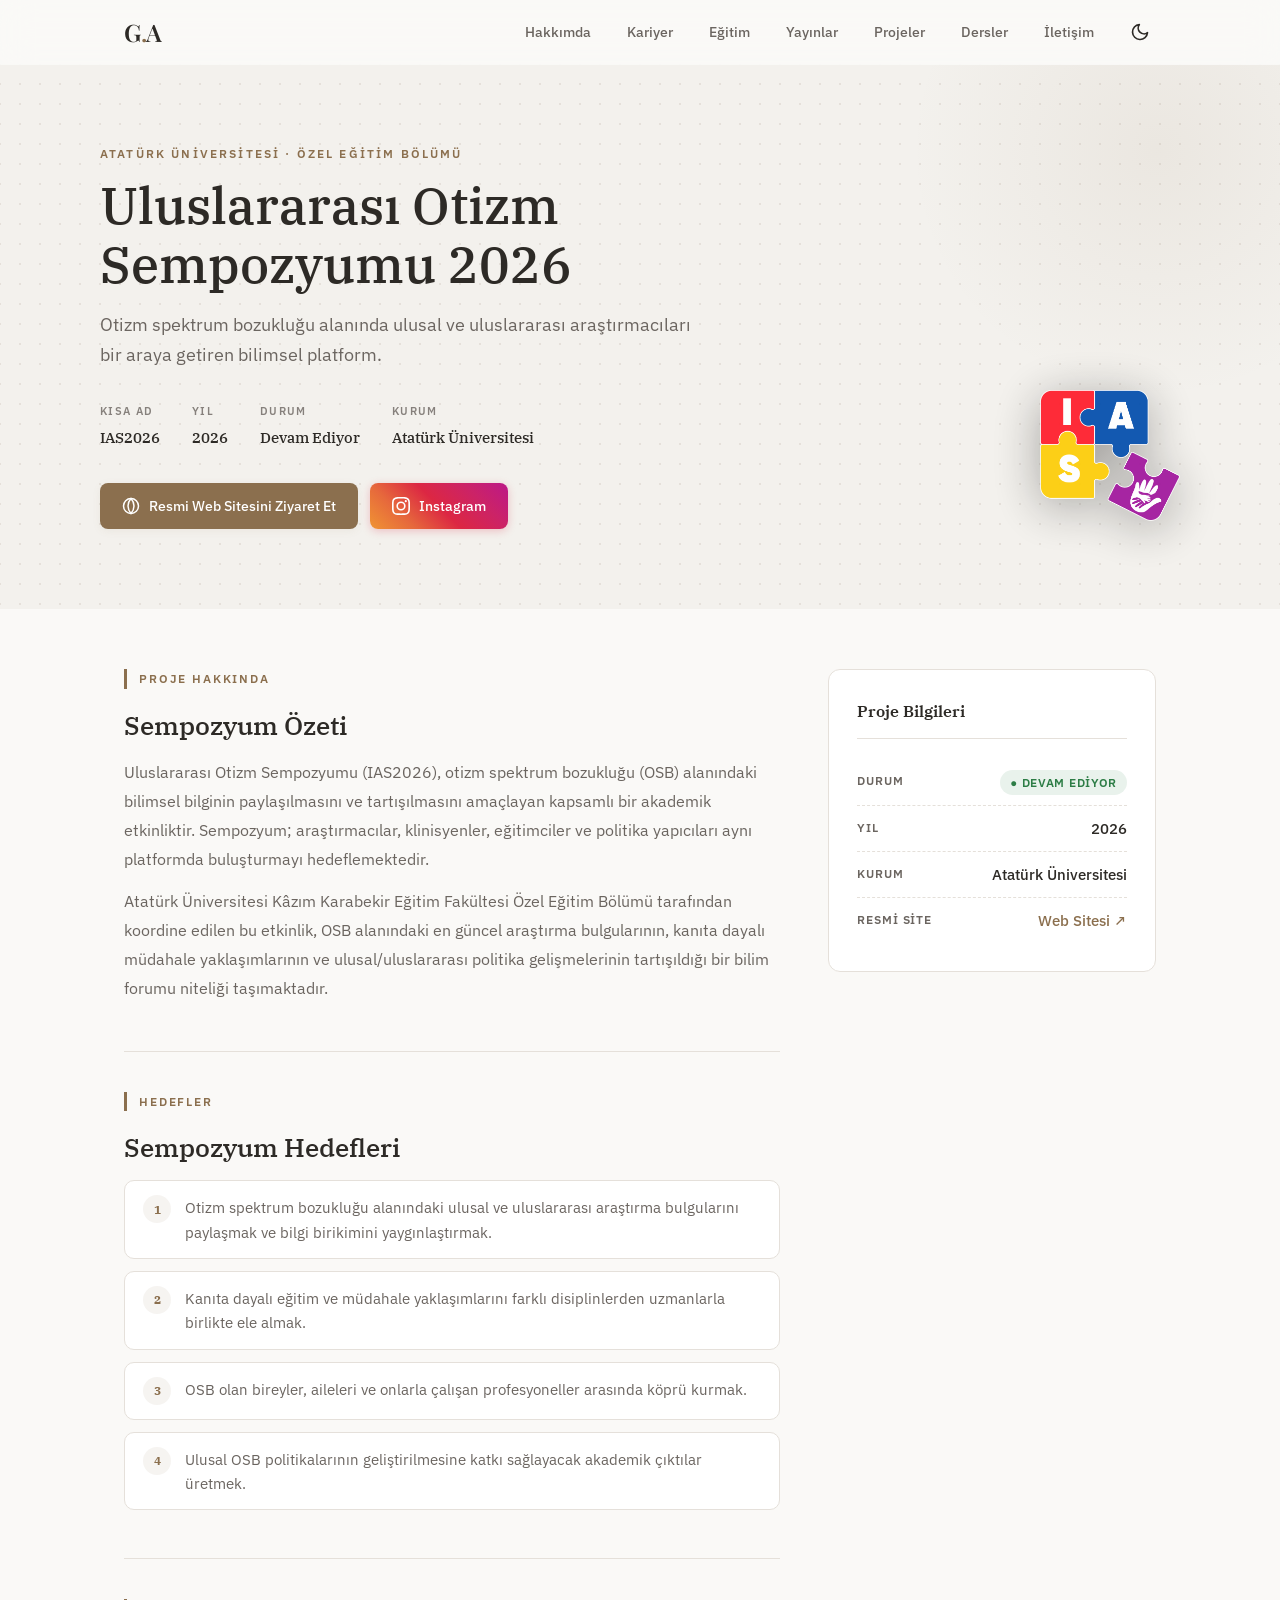
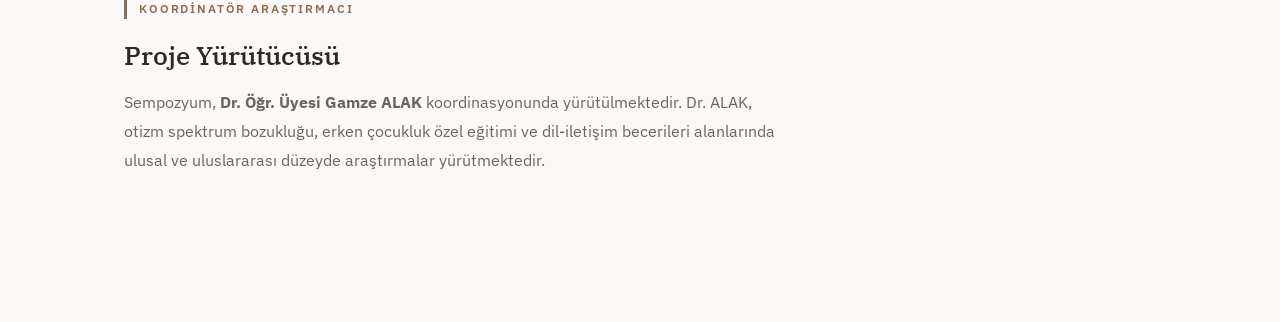
<file: ias2026/index.html>
<!DOCTYPE html>
<html lang="tr" data-theme="">
<head>
    <meta charset="UTF-8">
    <meta name="viewport" content="width=device-width, initial-scale=1.0">
    <title>IAS2026 — Uluslararası Otizm Sempozyumu</title>
    <link rel="preconnect" href="https://fonts.googleapis.com">
    <link rel="preconnect" href="https://fonts.gstatic.com" crossorigin>
    <link href="https://fonts.googleapis.com/css2?family=IBM+Plex+Sans:wght@300;400;500;600;700&family=IBM+Plex+Serif:ital,wght@0,400;0,500;0,600;1,400;1,500&family=Playfair+Display:wght@600&display=swap" rel="stylesheet">
    <link rel="stylesheet" href="../style.css">
    <script>
        const savedTheme = localStorage.getItem('theme');
        if (savedTheme === 'dark' || (!savedTheme && window.matchMedia('(prefers-color-scheme: dark)').matches)) {
            document.documentElement.setAttribute('data-theme', 'dark');
        }
    </script>
</head>
<body>

    <!-- Main Navigation Bar -->
    <nav id="navbar">
        <div class="nav-inner">
            <a href="../index.html#hero" class="nav-logo">G<span class="dot">.</span>A</a>
            <div class="nav-right" style="display: flex; align-items: center; gap: 16px;">
                <ul class="nav-links" id="navLinks">
                    <li><a href="../index.html#about">Hakkımda</a></li>
                    <li><a href="../index.html#experience">Kariyer</a></li>
                    <li><a href="../index.html#education">Eğitim</a></li>
                    <li><a href="../index.html#publications">Yayınlar</a></li>
                    <li><a href="../index.html#projects">Projeler</a></li>
                    <li><a href="../index.html#courses">Dersler</a></li>
                    <li><a href="../index.html#contact">İletişim</a></li>
                </ul>
                <button id="themeToggle" class="theme-toggle" aria-label="Temayı Değiştir">
                    <svg class="sun-icon" viewBox="0 0 24 24" fill="none" stroke="currentColor" stroke-width="2" stroke-linecap="round" stroke-linejoin="round">
                        <circle cx="12" cy="12" r="5"></circle>
                        <line x1="12" y1="1" x2="12" y2="3"></line>
                        <line x1="12" y1="21" x2="12" y2="23"></line>
                        <line x1="4.22" y1="4.22" x2="5.64" y2="5.64"></line>
                        <line x1="18.36" y1="18.36" x2="19.78" y2="19.78"></line>
                        <line x1="1" y1="12" x2="3" y2="12"></line>
                        <line x1="21" y1="12" x2="23" y2="12"></line>
                        <line x1="4.22" y1="19.78" x2="5.64" y2="18.36"></line>
                        <line x1="18.36" y1="5.64" x2="19.78" y2="4.22"></line>
                    </svg>
                    <svg class="moon-icon" viewBox="0 0 24 24" fill="none" stroke="currentColor" stroke-width="2" stroke-linecap="round" stroke-linejoin="round">
                        <path d="M21 12.79A9 9 0 1 1 11.21 3 7 7 0 0 0 21 12.79z"></path>
                    </svg>
                </button>
                <button class="nav-toggle" id="navToggle" aria-label="Menüyü aç">
                    <span></span><span></span><span></span>
                </button>
            </div>
        </div>
    </nav>

    <header class="project-hero">
        <div class="hero-inner">
            <div class="hero-text">
                <p class="project-eyebrow">Atatürk Üniversitesi · Özel Eğitim Bölümü</p>
                <h1 class="project-title">Uluslararası Otizm Sempozyumu 2026</h1>
                <p class="project-subtitle">Otizm spektrum bozukluğu alanında ulusal ve uluslararası araştırmacıları bir araya getiren bilimsel platform.</p>
                <div class="hero-meta">
                    <div class="meta-item">
                        <span class="meta-label">Kısa Ad</span>
                        <span class="meta-value">IAS2026</span>
                    </div>
                    <div class="meta-item"><span class="meta-label">Yıl</span><span class="meta-value">2026</span></div>
                    <div class="meta-item">
                        <span class="meta-label">Durum</span>
                        <span class="meta-value">Devam Ediyor</span>
                    </div>
                    <div class="meta-item">
                        <span class="meta-label">Kurum</span>
                        <span class="meta-value">Atatürk Üniversitesi</span>
                    </div>
                </div>
                <div style="display: flex; gap: 12px; flex-wrap: wrap; margin-top: 32px;">
                    <a href="https://ias2026.atauni.edu.tr/" target="_blank" class="btn btn-primary">
                        <svg width="18" height="18" viewBox="0 0 24 24" fill="none" stroke="currentColor" stroke-width="2">
                            <circle cx="12" cy="12" r="10"/><path d="M12 2a15.3 15.3 0 014 10 15.3 15.3 0 01-4 10 15.3 15.3 0 01-4-10 15.3 15.3 0 014-10z"/>
                        </svg>
                        Resmi Web Sitesini Ziyaret Et
                    </a>
                    <a href="https://www.instagram.com/ias2026atauni" target="_blank" class="btn btn-instagram">
                        <svg width="18" height="18" viewBox="0 0 24 24" fill="currentColor">
                            <path d="M12 2.163c3.204 0 3.584.012 4.85.07 3.252.148 4.771 1.691 4.919 4.919.058 1.265.069 1.645.069 4.849 0 3.205-.012 3.584-.069 4.849-.149 3.225-1.664 4.771-4.919 4.919-1.266.058-1.644.07-4.85.07-3.204 0-3.584-.012-4.849-.07-3.26-.149-4.771-1.699-4.919-4.92-.058-1.265-.07-1.644-.07-4.849 0-3.204.013-3.583.07-4.849.149-3.227 1.664-4.771 4.919-4.919 1.266-.057 1.645-.069 4.849-.069zM12 0C8.741 0 8.333.014 7.053.072 2.695.272.273 2.69.073 7.052.014 8.333 0 8.741 0 12c0 3.259.014 3.668.072 4.948.2 4.358 2.618 6.78 6.98 6.98C8.333 23.986 8.741 24 12 24c3.259 0 3.668-.014 4.948-.072 4.354-.2 6.782-2.618 6.979-6.98.059-1.28.073-1.689.073-4.948 0-3.259-.014-3.667-.072-4.947-.196-4.354-2.617-6.78-6.979-6.98C15.668.014 15.259 0 12 0zm0 5.838a6.162 6.162 0 100 12.324 6.162 6.162 0 000-12.324zM12 16a4 4 0 110-8 4 4 0 010 8zm6.406-11.845a1.44 1.44 0 100 2.881 1.44 1.44 0 000-2.881z"/>
                        </svg>
                        Instagram
                    </a>
                </div>
            </div>
            <div class="hero-logo-right">
                <img id="ias2026-logo" src="../icons/ias2026_logo.png" alt="IAS2026 Logosu">
            </div>
        </div>
    </header>



    <main class="content">
        <div class="content-grid">
            <div>
                
<div class="content-section">
    <span class="section-label">Proje Hakkında</span>
    <h2>Sempozyum Özeti</h2>
    <p>Uluslararası Otizm Sempozyumu (IAS2026), otizm spektrum bozukluğu (OSB) alanındaki bilimsel bilginin paylaşılmasını ve tartışılmasını amaçlayan kapsamlı bir akademik etkinliktir. Sempozyum; araştırmacılar, klinisyenler, eğitimciler ve politika yapıcıları aynı platformda buluşturmayı hedeflemektedir.</p>
    <p>Atatürk Üniversitesi Kâzım Karabekir Eğitim Fakültesi Özel Eğitim Bölümü tarafından koordine edilen bu etkinlik, OSB alanındaki en güncel araştırma bulgularının, kanıta dayalı müdahale yaklaşımlarının ve ulusal/uluslararası politika gelişmelerinin tartışıldığı bir bilim forumu niteliği taşımaktadır.</p>
</div>
<hr class="section-divider">
<div class="content-section">
    <span class="section-label">Hedefler</span>
    <h2>Sempozyum Hedefleri</h2>
    <ul class="objectives-list">
        <li><span class="obj-num">1</span>Otizm spektrum bozukluğu alanındaki ulusal ve uluslararası araştırma bulgularını paylaşmak ve bilgi birikimini yaygınlaştırmak.</li>
        <li><span class="obj-num">2</span>Kanıta dayalı eğitim ve müdahale yaklaşımlarını farklı disiplinlerden uzmanlarla birlikte ele almak.</li>
        <li><span class="obj-num">3</span>OSB olan bireyler, aileleri ve onlarla çalışan profesyoneller arasında köprü kurmak.</li>
        <li><span class="obj-num">4</span>Ulusal OSB politikalarının geliştirilmesine katkı sağlayacak akademik çıktılar üretmek.</li>
    </ul>
</div>
<hr class="section-divider">
<div class="content-section">
    <span class="section-label">Koordinatör Araştırmacı</span>
    <h2>Proje Yürütücüsü</h2>
    <p>Sempozyum, <strong>Dr. Öğr. Üyesi Gamze ALAK</strong> koordinasyonunda yürütülmektedir. Dr. ALAK, otizm spektrum bozukluğu, erken çocukluk özel eğitimi ve dil-iletişim becerileri alanlarında ulusal ve uluslararası düzeyde araştırmalar yürütmektedir.</p>
</div>

            </div>
            <aside>
                <div class="info-card">
                    <p class="info-card-title">Proje Bilgileri</p>
                    <div class="info-row">
                        <span class="info-key">Durum</span>
                        <span class="info-val"><span class="badge badge-active">● Devam Ediyor</span></span>
                    </div>
                    <div class="info-row"><span class="info-key">Yıl</span><span class="info-val">2026</span></div>
                    <div class="info-row">
                        <span class="info-key">Kurum</span>
                        <span class="info-val">Atatürk Üniversitesi</span>
                    </div>
                    <div class="info-row">
                        <span class="info-key">Resmi Site</span>
                        <span class="info-val"><a href="https://ias2026.atauni.edu.tr/" target="_blank">Web Sitesi ↗</a></span>
                    </div>
                </div>
            </aside>
        </div>
    </main>

    <script>
        // Navbar scroll effect
        const navbar = document.getElementById('navbar');
        window.addEventListener('scroll', () => {
            if (window.scrollY > 40) navbar.classList.add('scrolled');
            else navbar.classList.remove('scrolled');
        });

        // Theme Toggle
        const themeToggleBtn = document.getElementById('themeToggle');
        if (themeToggleBtn) {
            themeToggleBtn.addEventListener('click', () => {
                const currentTheme = document.documentElement.getAttribute('data-theme');
                const newTheme = currentTheme === 'dark' ? 'light' : 'dark';
                if (newTheme === 'dark') document.documentElement.setAttribute('data-theme', 'dark');
                else document.documentElement.removeAttribute('data-theme');
                localStorage.setItem('theme', newTheme);
            });
        }

        // Mobile Nav Toggle
        const navToggle = document.getElementById('navToggle');
        const navLinks = document.getElementById('navLinks');
        if (navToggle && navLinks) {
            navToggle.addEventListener('click', () => {
                navLinks.classList.toggle('open');
                navToggle.classList.toggle('active');
            });
        }
    </script>
</body>
</html>
</file>
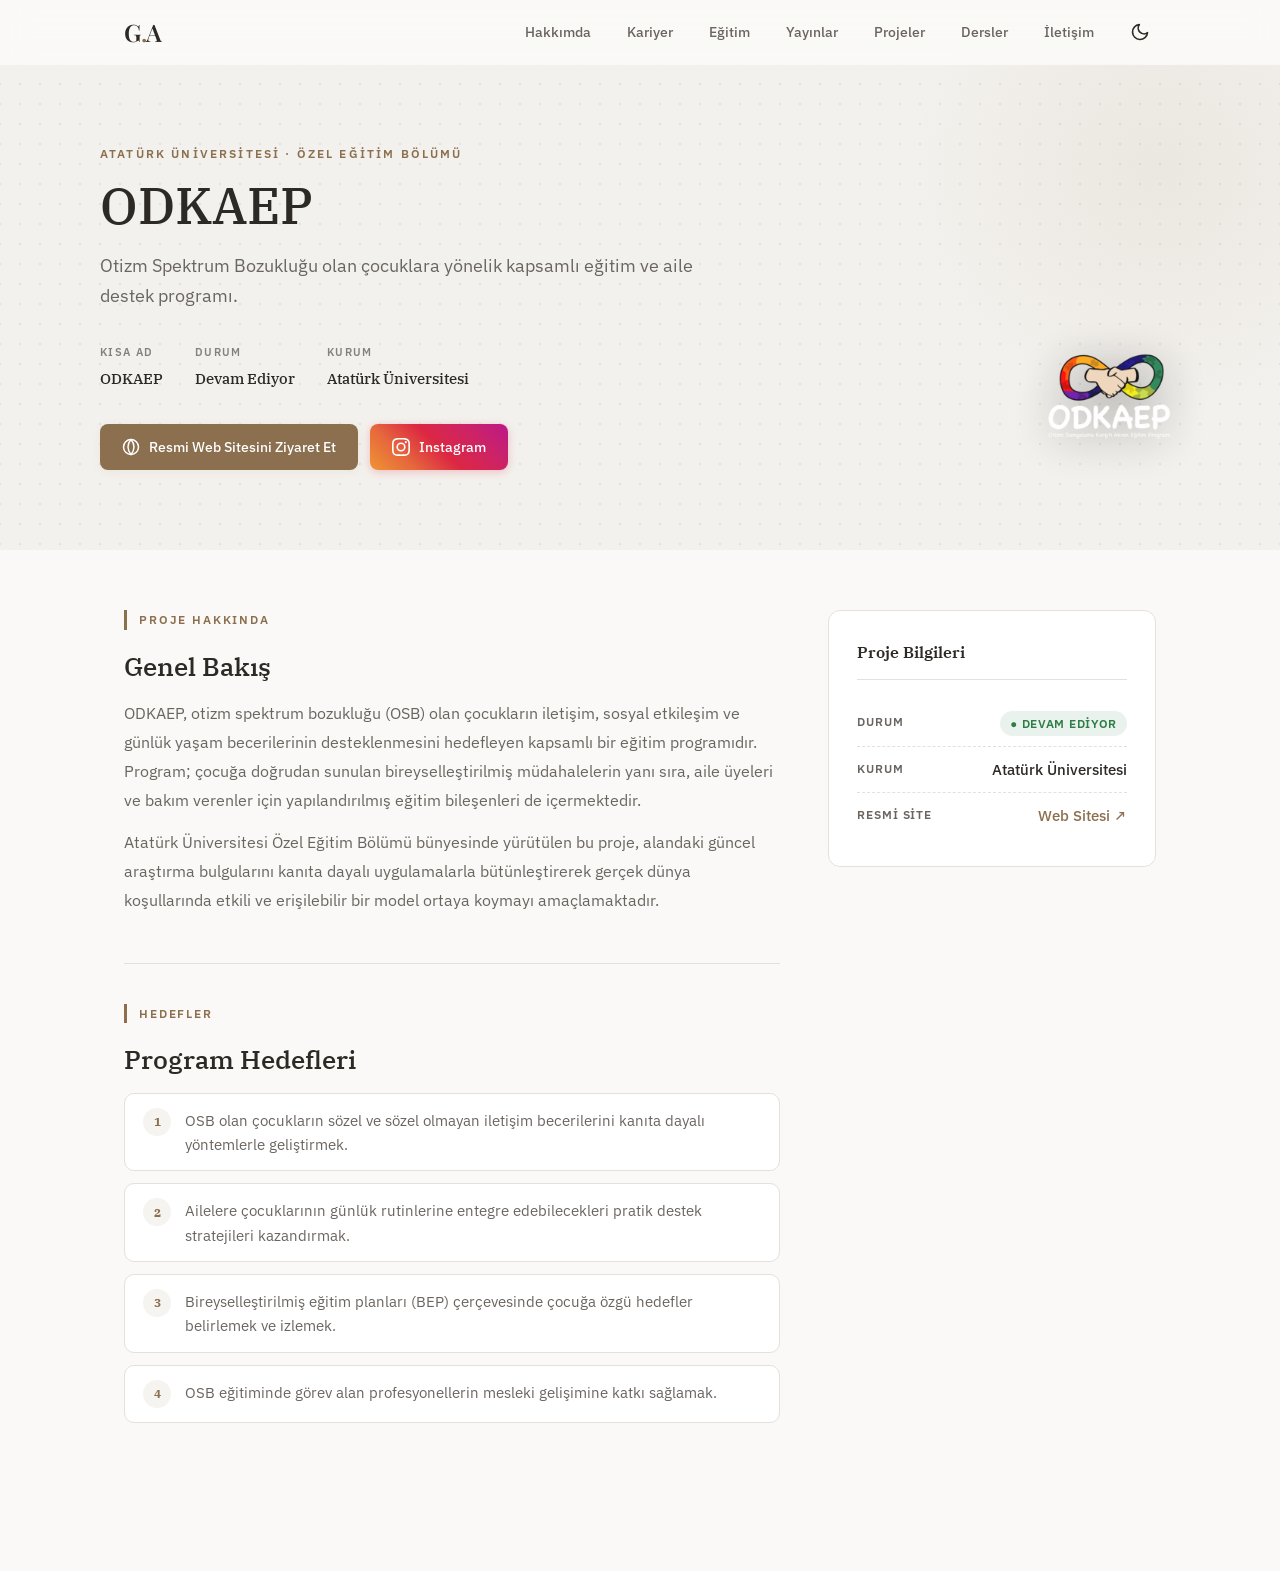
<file: odkaep/index.html>
<!DOCTYPE html>
<html lang="tr" data-theme="">
<head>
    <meta charset="UTF-8">
    <meta name="viewport" content="width=device-width, initial-scale=1.0">
    <title>ODKAEP — ODKAEP</title>
    <link rel="preconnect" href="https://fonts.googleapis.com">
    <link rel="preconnect" href="https://fonts.gstatic.com" crossorigin>
    <link href="https://fonts.googleapis.com/css2?family=IBM+Plex+Sans:wght@300;400;500;600;700&family=IBM+Plex+Serif:ital,wght@0,400;0,500;0,600;1,400;1,500&family=Playfair+Display:wght@600&display=swap" rel="stylesheet">
    <link rel="stylesheet" href="../style.css">
    <script>
        const savedTheme = localStorage.getItem('theme');
        if (savedTheme === 'dark' || (!savedTheme && window.matchMedia('(prefers-color-scheme: dark)').matches)) {
            document.documentElement.setAttribute('data-theme', 'dark');
        }
    </script>
</head>
<body>

    <!-- Main Navigation Bar -->
    <nav id="navbar">
        <div class="nav-inner">
            <a href="../index.html#hero" class="nav-logo">G<span class="dot">.</span>A</a>
            <div class="nav-right" style="display: flex; align-items: center; gap: 16px;">
                <button class="mobile-menu-btn" id="mobileMenuBtn" aria-label="Menüyü Aç/Kapat" style="display:none; background:none; border:none; cursor:pointer; padding:8px; color:var(--clr-text);">
                    <svg width="24" height="24" viewBox="0 0 24 24" fill="none" stroke="currentColor" stroke-width="2">
                        <line x1="3" y1="12" x2="21" y2="12"></line>
                        <line x1="3" y1="6" x2="21" y2="6"></line>
                        <line x1="3" y1="18" x2="21" y2="18"></line>
                    </svg>
                </button>
                <ul class="nav-links" id="navLinks">
                    <li><a href="../index.html#about">Hakkımda</a></li>
                    <li><a href="../index.html#experience">Kariyer</a></li>
                    <li><a href="../index.html#education">Eğitim</a></li>
                    <li><a href="../index.html#publications">Yayınlar</a></li>
                    <li><a href="../index.html#projects">Projeler</a></li>
                    <li><a href="../index.html#courses">Dersler</a></li>
                    <li><a href="../index.html#contact">İletişim</a></li>
                </ul>
                <button id="themeToggle" class="theme-toggle" aria-label="Temayı Değiştir">
                    <svg class="sun-icon" viewBox="0 0 24 24" fill="none" stroke="currentColor" stroke-width="2" stroke-linecap="round" stroke-linejoin="round">
                        <circle cx="12" cy="12" r="5"></circle>
                        <line x1="12" y1="1" x2="12" y2="3"></line>
                        <line x1="12" y1="21" x2="12" y2="23"></line>
                        <line x1="4.22" y1="4.22" x2="5.64" y2="5.64"></line>
                        <line x1="18.36" y1="18.36" x2="19.78" y2="19.78"></line>
                        <line x1="1" y1="12" x2="3" y2="12"></line>
                        <line x1="21" y1="12" x2="23" y2="12"></line>
                        <line x1="4.22" y1="19.78" x2="5.64" y2="18.36"></line>
                        <line x1="18.36" y1="5.64" x2="19.78" y2="4.22"></line>
                    </svg>
                    <svg class="moon-icon" viewBox="0 0 24 24" fill="none" stroke="currentColor" stroke-width="2" stroke-linecap="round" stroke-linejoin="round">
                        <path d="M21 12.79A9 9 0 1 1 11.21 3 7 7 0 0 0 21 12.79z"></path>
                    </svg>
                </button>
                <button class="nav-toggle" id="navToggle" aria-label="Menüyü aç">
                    <span></span><span></span><span></span>
                </button>
            </div>
        </div>
    </nav>

    <header class="project-hero">
        <div class="hero-inner">
            <div class="hero-text">
                <p class="project-eyebrow">Atatürk Üniversitesi · Özel Eğitim Bölümü</p>
                <h1 class="project-title">ODKAEP</h1>
                <p class="project-subtitle">Otizm Spektrum Bozukluğu olan çocuklara yönelik kapsamlı eğitim ve aile destek programı.</p>
                <div class="hero-meta">
                    <div class="meta-item">
                        <span class="meta-label">Kısa Ad</span>
                        <span class="meta-value">ODKAEP</span>
                    </div>
                    
                    <div class="meta-item">
                        <span class="meta-label">Durum</span>
                        <span class="meta-value">Devam Ediyor</span>
                    </div>
                    <div class="meta-item">
                        <span class="meta-label">Kurum</span>
                        <span class="meta-value">Atatürk Üniversitesi</span>
                    </div>
                </div>
                <div style="display: flex; gap: 12px; flex-wrap: wrap; margin-top: 32px;">
                    <a href="https://odkaep.atauni.edu.tr/" target="_blank" class="btn btn-primary">
                        <svg width="18" height="18" viewBox="0 0 24 24" fill="none" stroke="currentColor" stroke-width="2">
                            <circle cx="12" cy="12" r="10"/><path d="M12 2a15.3 15.3 0 014 10 15.3 15.3 0 01-4 10 15.3 15.3 0 01-4-10 15.3 15.3 0 014-10z"/>
                        </svg>
                        Resmi Web Sitesini Ziyaret Et
                    </a>
                    <a href="https://www.instagram.com/odkaep" target="_blank" class="btn btn-instagram">
                        <svg width="18" height="18" viewBox="0 0 24 24" fill="currentColor">
                            <path d="M12 2.163c3.204 0 3.584.012 4.85.07 3.252.148 4.771 1.691 4.919 4.919.058 1.265.069 1.645.069 4.849 0 3.205-.012 3.584-.069 4.849-.149 3.225-1.664 4.771-4.919 4.919-1.266.058-1.644.07-4.85.07-3.204 0-3.584-.012-4.849-.07-3.26-.149-4.771-1.699-4.919-4.92-.058-1.265-.07-1.644-.07-4.849 0-3.204.013-3.583.07-4.849.149-3.227 1.664-4.771 4.919-4.919 1.266-.057 1.645-.069 4.849-.069zM12 0C8.741 0 8.333.014 7.053.072 2.695.272.273 2.69.073 7.052.014 8.333 0 8.741 0 12c0 3.259.014 3.668.072 4.948.2 4.358 2.618 6.78 6.98 6.98C8.333 23.986 8.741 24 12 24c3.259 0 3.668-.014 4.948-.072 4.354-.2 6.782-2.618 6.979-6.98.059-1.28.073-1.689.073-4.948 0-3.259-.014-3.667-.072-4.947-.196-4.354-2.617-6.78-6.979-6.98C15.668.014 15.259 0 12 0zm0 5.838a6.162 6.162 0 100 12.324 6.162 6.162 0 000-12.324zM12 16a4 4 0 110-8 4 4 0 010 8zm6.406-11.845a1.44 1.44 0 100 2.881 1.44 1.44 0 000-2.881z"/>
                        </svg>
                        Instagram
                    </a>
                </div>
            </div>
            <div class="hero-logo-right">
                <img id="odkaep-logo" src="../icons/odkaep_logo.png" alt="ODKAEP Logosu">
            </div>
        </div>
    </header>


    <main class="content">
        <div class="content-grid">
            <div>
                
<div class="content-section">
    <span class="section-label">Proje Hakkında</span>
    <h2>Genel Bakış</h2>
    <p>ODKAEP, otizm spektrum bozukluğu (OSB) olan çocukların iletişim, sosyal etkileşim ve günlük yaşam becerilerinin desteklenmesini hedefleyen kapsamlı bir eğitim programıdır. Program; çocuğa doğrudan sunulan bireyselleştirilmiş müdahalelerin yanı sıra, aile üyeleri ve bakım verenler için yapılandırılmış eğitim bileşenleri de içermektedir.</p>
    <p>Atatürk Üniversitesi Özel Eğitim Bölümü bünyesinde yürütülen bu proje, alandaki güncel araştırma bulgularını kanıta dayalı uygulamalarla bütünleştirerek gerçek dünya koşullarında etkili ve erişilebilir bir model ortaya koymayı amaçlamaktadır.</p>
</div>
<hr class="section-divider">
<div class="content-section">
    <span class="section-label">Hedefler</span>
    <h2>Program Hedefleri</h2>
    <ul class="objectives-list">
        <li><span class="obj-num">1</span>OSB olan çocukların sözel ve sözel olmayan iletişim becerilerini kanıta dayalı yöntemlerle geliştirmek.</li>
        <li><span class="obj-num">2</span>Ailelere çocuklarının günlük rutinlerine entegre edebilecekleri pratik destek stratejileri kazandırmak.</li>
        <li><span class="obj-num">3</span>Bireyselleştirilmiş eğitim planları (BEP) çerçevesinde çocuğa özgü hedefler belirlemek ve izlemek.</li>
        <li><span class="obj-num">4</span>OSB eğitiminde görev alan profesyonellerin mesleki gelişimine katkı sağlamak.</li>
    </ul>
</div>

            </div>
            <aside>
                <div class="info-card">
                    <p class="info-card-title">Proje Bilgileri</p>
                    <div class="info-row">
                        <span class="info-key">Durum</span>
                        <span class="info-val"><span class="badge badge-active">● Devam Ediyor</span></span>
                    </div>
                    
                    <div class="info-row">
                        <span class="info-key">Kurum</span>
                        <span class="info-val">Atatürk Üniversitesi</span>
                    </div>
                    <div class="info-row">
                        <span class="info-key">Resmi Site</span>
                        <span class="info-val"><a href="https://odkaep.atauni.edu.tr/" target="_blank">Web Sitesi ↗</a></span>
                    </div>
                </div>
            </aside>
        </div>
    </main>

    <script>
        // Navbar scroll effect
        const navbar = document.getElementById('navbar');
        window.addEventListener('scroll', () => {
            if (window.scrollY > 40) navbar.classList.add('scrolled');
            else navbar.classList.remove('scrolled');
        });

        // Theme Toggle
        const themeToggleBtn = document.getElementById('themeToggle');
        

        // Apply correct logo on initial load
        

        if (themeToggleBtn) {
            themeToggleBtn.addEventListener('click', () => {
                const currentTheme = document.documentElement.getAttribute('data-theme');
                const newTheme = currentTheme === 'dark' ? 'light' : 'dark';
                if (newTheme === 'dark') document.documentElement.setAttribute('data-theme', 'dark');
                else document.documentElement.removeAttribute('data-theme');
                localStorage.setItem('theme', newTheme);
                
            });
        }

        // Mobile Nav Toggle
        const navToggle = document.getElementById('navToggle');
        const navLinks = document.getElementById('navLinks');
        if (navToggle && navLinks) {
            navToggle.addEventListener('click', () => {
                navLinks.classList.toggle('open');
                navToggle.classList.toggle('active');
            });
        }
    </script>
</body>
</html>
</file>
<file: style.css>
/* ============================================
   Dr. Gamze ALAK â€” Academic Portfolio
   Clean, warm, elegant design
   ============================================ */

/* --- Reset & Base --- */
*, *::before, *::after {
    margin: 0;
    padding: 0;
    box-sizing: border-box;
}

:root {
    --clr-bg: #faf9f7;
    --clr-bg-alt: #f3f1ed;
    --clr-surface: #ffffff;
    --clr-text: #2d2a26;
    --clr-text-secondary: #6b6560;
    --clr-accent: #8b6f4e;
    --clr-accent-light: #c9a97c;
    --clr-accent-subtle: rgba(139, 111, 78, 0.08);
    --clr-border: #e5e0da;
    --clr-hero-bg: #2d2a26;
    --font-body: 'IBM Plex Sans', -apple-system, BlinkMacSystemFont, sans-serif;
    --font-display: 'IBM Plex Serif', Georgia, serif;
    --max-width: 1080px;
    --radius: 12px;
    --radius-sm: 8px;
    --shadow-sm: 0 1px 3px rgba(0,0,0,0.04);
    --shadow-md: 0 4px 16px rgba(0,0,0,0.06);
    --transition: 0.3s ease;
}

[data-theme="dark"] {
    --clr-bg: #22201e; /* Opened up background */
    --clr-bg-alt: #2a2725; /* Opened up alt background */
    --clr-surface: #33302d; /* Opened up surface background */
    --clr-text: #fcfbfa; /* Extremely bright warm off-white */
    --clr-text-secondary: #c4bcb0; /* Much lighter secondary text */
    --clr-accent: #e2cca5; /* Lighter gold for better contrast in dark mode */
    --clr-accent-light: #eeddbb; /* Brighter gold for hover states */
    --clr-accent-subtle: rgba(226, 204, 165, 0.15);
    --clr-border: #4d4641; /* Slightly lighter/softer border */
    --clr-hero-bg: #1a1817; /* Lighter hero background */
}

html {
    scroll-behavior: smooth;
    font-size: 16px;
    scroll-padding-top: 50px; /* Offset for the fixed header */
}

body {
    font-family: var(--font-body);
    color: var(--clr-text);
    background: var(--clr-bg);
    line-height: 1.7;
    -webkit-font-smoothing: antialiased;
    transition: background-color 0.3s ease, color 0.3s ease;
    position: relative;
}

/* Global theme transition for major structural elements */
.section, .project-card, .pub-card, .about-card, .contact-card, .module-card, .info-card, .wiki-modal-content, .action-bar, nav, footer, .featured-card {
    transition: background-color 0.3s ease, color 0.3s ease, border-color 0.3s ease, box-shadow 0.3s ease;
}

.container {
    max-width: var(--max-width);
    margin: 0 auto;
    padding: 0 24px;
}

img { max-width: 100%; display: block; }
a { color: var(--clr-accent); text-decoration: none; transition: var(--transition); }
a:hover { color: var(--clr-accent-light); }

/* --- Navigation --- */
#navbar {
    position: fixed;
    top: 0;
    left: 0;
    right: 0;
    z-index: 1000;
    background: rgba(250, 249, 247, 0.85);
    backdrop-filter: blur(16px);
    -webkit-backdrop-filter: blur(16px);
    border-bottom: 1px solid transparent;
    transition: background 0.3s ease, border-color 0.3s ease;
    opacity: 0;
    animation: fadeIn 0.8s ease 0s forwards;
}

[data-theme="dark"] #navbar {
    background: rgba(26, 25, 24, 0.85);
}

#navbar.scrolled {
    border-bottom-color: var(--clr-border);
    box-shadow: var(--shadow-sm);
}

.nav-inner {
    max-width: var(--max-width);
    margin: 0 auto;
    padding: 0 24px;
    display: flex;
    align-items: center;
    justify-content: space-between;
    height: 64px;
}

.nav-logo {
    font-family: 'Playfair Display', Georgia, serif;
    font-size: 1.5rem;
    font-weight: 600;
    color: var(--clr-text);
    letter-spacing: -0.02em;
}

.nav-logo .dot {
    color: var(--clr-accent);
}

.nav-links {
    display: flex;
    list-style: none;
    gap: 8px;
}

.nav-links a {
    color: var(--clr-text-secondary);
    font-size: 0.875rem;
    font-weight: 500;
    padding: 8px 14px;
    border-radius: 6px;
    transition: var(--transition);
}

.nav-links a:hover,
.nav-links a.active {
    color: var(--clr-text);
    background: var(--clr-accent-subtle);
}

.theme-toggle {
    background: none;
    border: none;
    cursor: pointer;
    color: var(--clr-text);
    display: flex;
    align-items: center;
    justify-content: center;
    padding: 6px;
    border-radius: 50%;
    transition: var(--transition);
}

.theme-toggle:hover {
    background: var(--clr-accent-subtle);
    color: var(--clr-accent);
}

.theme-toggle svg {
    width: 20px;
    height: 20px;
}

.sun-icon { display: none; }
[data-theme="dark"] .sun-icon { display: block; }
[data-theme="dark"] .moon-icon { display: none; }

.nav-toggle {
    display: none;
    flex-direction: column;
    gap: 5px;
    background: none;
    border: none;
    cursor: pointer;
    padding: 8px;
}

.nav-toggle span {
    display: block;
    width: 22px;
    height: 2px;
    background: var(--clr-text);
    border-radius: 2px;
    transition: var(--transition);
}

.nav-toggle.active span:nth-child(1) {
    transform: translateY(7px) rotate(45deg);
}
.nav-toggle.active span:nth-child(2) {
    opacity: 0;
}
.nav-toggle.active span:nth-child(3) {
    transform: translateY(-7px) rotate(-45deg);
}

/* --- Featured Projects --- */
#featured-projects {
    padding: 80px 24px 0;      
    margin-top: 0;
    background: transparent;
    /* No position/z-index here so it doesn't trap the stacking context of children */
}
#featured-projects .container {
    max-width: 1400px; /* Restored to original */
}

/* --- Hero --- */
#hero {
    display: flex;
    flex-direction: column;       /* Cards and Content are stacked vertically */
    min-height: 100vh;            /* Full viewport height */
    background: transparent;
    color: var(--clr-text);
    position: relative;
    z-index: 5;
    overflow: visible;            /* Allow cards to stick out the bottom */
    padding: 65px 0 0;            /* Top padding for navbar, no bottom padding */
}

/* --- Section Bridge Removed --- */

.hero-decoration {
    position: absolute;
    top: -20%;
    right: -10%;
    width: 600px;
    height: 600px;
    border-radius: 50%;
    background: radial-gradient(circle, rgba(201, 169, 124, 0.12) 0%, transparent 70%);
    pointer-events: none;
}

.hero-content {
    max-width: var(--max-width);
    width: 100%;
    margin: 0 auto;               /* Horizontally center the content block */
    flex-grow: 1;                 /* Grow to fill all space ABOVE the cards */
    padding: 0 24px;
    position: relative;
    z-index: 1;
    display: flex;
    flex-direction: column;
    align-items: center;
    justify-content: center;      /* Perfectly center the text within its available space */
    text-align: center;
    gap: 30px;
}

.hero-text {
    max-width: 800px;
    display: flex;
    flex-direction: column;
    align-items: center;
    justify-content: center;      /* Vertically center the elements inside the hero text container */
}

.hero-image {
    flex: 0 0 380px;
    opacity: 0;
    animation: fadeUp 0.8s ease 0.9s forwards;
    display: flex;
    justify-content: flex-end;
}

.hero-image-frame {
    position: relative;
    width: 100%;
}

.hero-image img {
    width: 100%;
    height: auto;
    border-radius: 12px;
    border: 4px solid rgba(255, 255, 255, 0.08);
    box-shadow: 0 10px 30px rgba(0,0,0,0.3);
    object-fit: cover;
    aspect-ratio: 3/4;
    display: block;
    transition: var(--transition);
}

.hero-image:hover img {
    transform: translateY(-4px);
    border-color: rgba(255, 255, 255, 0.15);
    box-shadow: 0 15px 40px rgba(0,0,0,0.4);
}

.hero-subtitle {
    font-size: 0.85rem;
    font-weight: 500;
    letter-spacing: 0.15em;
    text-transform: uppercase;
    color: var(--clr-accent-light);
    margin-bottom: 8px;
    opacity: 0;
    animation: fadeUp 0.8s ease 0.2s forwards;
}

.hero-title {
    font-family: var(--font-display);
    font-size: clamp(2.5rem, 5vw, 4rem);
    font-weight: 500;
    line-height: 1.15;
    margin-bottom: 12px;
    opacity: 0;
    animation: fadeUp 0.8s ease 0.4s forwards;
}

.name-highlight {
    color: var(--clr-accent-light);
    font-style: italic;
}

.hero-desc {
    font-size: 1.1rem;
    color: var(--clr-text-secondary);
    max-width: 560px;
    line-height: 1.8;
    margin-bottom: 16px;
    opacity: 0;
    animation: fadeUp 0.8s ease 0.9s forwards;
}

.hero-stats {
    display: flex;
    gap: 40px;
    flex-wrap: wrap;
    justify-content: center;
    margin-bottom: 10px;
    opacity: 0;
    animation: fadeUp 0.8s ease 0.6s forwards;
}

.stat {
    display: flex;
    flex-direction: column;
}

.stat-number {
    font-family: var(--font-display);
    font-size: 2rem;
    font-weight: 600;
    color: var(--clr-accent);
    line-height: 1;
}

.stat-label {
    font-size: 0.8rem;
    color: var(--clr-text-secondary);
    text-transform: uppercase;
    letter-spacing: 0.1em;
    margin-top: 4px;
}

.scroll-cta {
    display: inline-flex;
    align-items: center;
    gap: 8px;
    color: var(--clr-text-secondary);
    font-size: 0.85rem;
    font-weight: 500;
    letter-spacing: 0.05em;
    transition: var(--transition);
    opacity: 0;
    animation: fadeUp 0.8s ease 0.8s forwards;
}

.scroll-cta:hover {
    color: var(--clr-accent-light);
}

.scroll-cta svg {
    animation: bounce 2s infinite;
}

/* --- Section Common --- */
.section {
    padding: 100px 0;
}

.section-alt {
    background: var(--clr-bg-alt);
}

.section-header {
    margin-bottom: 56px;
}

.section-tag {
    display: inline-block;
    font-size: 0.75rem;
    font-weight: 600;
    letter-spacing: 0.15em;
    text-transform: uppercase;
    color: var(--clr-accent);
    background: var(--clr-accent-subtle);
    padding: 6px 14px;
    border-radius: 20px;
    margin-bottom: 16px;
}

.section-title {
    font-family: var(--font-display);
    font-size: clamp(1.75rem, 3vw, 2.5rem);
    font-weight: 600;
    color: var(--clr-text);
    line-height: 1.2;
}

.section-subtitle {
    display: inline-flex;
    align-items: center;
    gap: 8px;
    margin-top: 16px;
    font-size: 0.9rem;
    color: var(--clr-text-secondary);
    background: var(--clr-surface);
    padding: 8px 16px;
    border-radius: 100px;
    border: 1px solid var(--clr-border);
    box-shadow: var(--shadow-sm);
    animation: fadeUp 0.6s ease forwards;
    animation-delay: 0.2s;
    opacity: 0;
}

.section-subtitle svg {
    color: var(--clr-accent);
}

/* --- About --- */
.about-grid {
    display: grid;
    grid-template-columns: 1fr 1fr;
    gap: 48px;
    align-items: start;
}

.about-text p {
    font-size: 1.05rem;
    color: var(--clr-text-secondary);
    margin-bottom: 16px;
}

.about-text strong { color: var(--clr-text); }
.about-text em { color: var(--clr-accent); font-style: normal; font-weight: 500; }

.research-areas h3 {
    font-size: 1rem;
    font-weight: 600;
    margin-bottom: 16px;
    color: var(--clr-text);
}

.area-tags {
    display: flex;
    flex-wrap: wrap;
    gap: 8px;
}

.area-tag {
    display: inline-block;
    font-size: 0.8rem;
    font-weight: 500;
    color: var(--clr-accent);
    background: var(--clr-accent-subtle);
    padding: 8px 16px;
    border-radius: 20px;
    border: 1px solid rgba(139, 111, 78, 0.12);
    transition: var(--transition);
}

.area-tag:hover {
    background: rgba(139, 111, 78, 0.14);
    transform: translateY(-1px);
}

/* --- Timeline --- */
.timeline {
    position: relative;
    padding-left: 40px;
}

.timeline::before {
    content: '';
    position: absolute;
    left: 15px;
    top: 8px;
    bottom: 8px;
    width: 2px;
    background: var(--clr-border);
}

.timeline-item {
    position: relative;
    margin-bottom: 40px;
    opacity: 0;
    transform: translateY(20px);
    transition: opacity 0.6s ease, transform 0.6s ease;
}

.timeline-item.visible {
    opacity: 1;
    transform: translateY(0);
}

.timeline-item:last-child { margin-bottom: 0; }

.timeline-marker {
    position: absolute;
    left: -33px;
    top: 6px;
    width: 12px;
    height: 12px;
    border-radius: 50%;
    background: var(--clr-bg-alt);
    border: 2px solid var(--clr-border);
    z-index: 1;
    transition: var(--transition);
}

.timeline-item.current .timeline-marker {
    background: var(--clr-accent);
    border-color: var(--clr-accent);
    box-shadow: 0 0 0 4px rgba(139, 111, 78, 0.15);
}

.timeline-content {
    background: var(--clr-surface);
    border: 1px solid var(--clr-border);
    border-radius: var(--radius);
    padding: 28px 120px 28px 32px;
    transition: var(--transition);
}

.timeline-content:hover {
    box-shadow: var(--shadow-md);
    border-color: rgba(139, 111, 78, 0.2);
}

.uni-watermark {
    position: absolute;
    right: -15px;
    bottom: -20px;
    top: auto;
    transform: none;
    width: 110px;
    height: 110px;
    opacity: 1;
    object-fit: contain;
    pointer-events: none;
    filter: drop-shadow(0 6px 12px rgba(0, 0, 0, 0.08)) drop-shadow(0 2px 4px rgba(0, 0, 0, 0.04));
    transition: transform 0.4s cubic-bezier(0.25, 1, 0.5, 1), filter 0.4s ease;
}

.timeline-content:hover .uni-watermark {
    transform: scale(1.05) translate(-4px, -4px);
    filter: drop-shadow(0 12px 20px rgba(0, 0, 0, 0.12)) drop-shadow(0 4px 8px rgba(0, 0, 0, 0.08));
}

.timeline-date {
    font-size: 0.8rem;
    font-weight: 600;
    color: var(--clr-accent);
    letter-spacing: 0.04em;
}

.timeline-content h3 {
    font-size: 1.15rem;
    font-weight: 600;
    margin: 4px 0 8px;
    color: var(--clr-text);
}

.timeline-place {
    font-size: 0.9rem;
    color: var(--clr-text-secondary);
}

.timeline-details {
    display: flex;
    flex-wrap: wrap;
    gap: 8px;
    margin-top: 16px;
}

.detail-badge {
    font-size: 0.75rem;
    font-weight: 500;
    color: var(--clr-accent);
    background: var(--clr-accent-subtle);
    padding: 4px 12px;
    border-radius: 16px;
}

.detail-badge small {
    color: var(--clr-text-secondary);
    font-weight: 400;
}

/* --- Education --- */
.education-grid {
    display: grid;
    grid-template-columns: repeat(3, 1fr);
    gap: 24px;
}

.edu-card {
    background: var(--clr-surface);
    border: 1px solid var(--clr-border);
    border-radius: var(--radius);
    padding: 32px;
    transition: var(--transition);
}

.edu-card:hover {
    box-shadow: var(--shadow-md);
    transform: translateY(-4px);
    border-color: rgba(139, 111, 78, 0.2);
}

.edu-icon {
    width: 56px;
    height: 56px;
    border-radius: 14px;
    background: var(--clr-accent-subtle);
    display: flex;
    align-items: center;
    justify-content: center;
    margin-bottom: 20px;
    color: var(--clr-accent);
}

.edu-icon img {
    pointer-events: none;
    user-select: none;
    -webkit-user-drag: none;
}

.edu-year {
    font-size: 0.8rem;
    font-weight: 600;
    color: var(--clr-accent);
    letter-spacing: 0.04em;
}

.edu-card h3 {
    font-size: 1.15rem;
    font-weight: 600;
    margin: 6px 0 10px;
}

.edu-card p {
    font-size: 0.9rem;
    color: var(--clr-text-secondary);
    line-height: 1.6;
}

.thesis-title {
    margin-top: 12px;
    font-size: 0.82rem !important;
    color: var(--clr-text-secondary);
    border-top: 1px solid var(--clr-border);
    padding-top: 12px;
}

.thesis-link {
    text-decoration: none;
    color: inherit;
    transition: color var(--transition);
}

.thesis-link:hover,
.thesis-link:hover em {
    color: var(--clr-accent);
}

/* --- Publications --- */
.pub-category {
    margin-bottom: 48px;
}

.pub-cat-title {
    display: flex;
    align-items: center;
    gap: 10px;
    font-size: 1.1rem;
    font-weight: 600;
    color: var(--clr-text);
    margin-bottom: 24px;
    padding-bottom: 12px;
    border-bottom: 1px solid var(--clr-border);
}

.pub-cat-icon {
    font-size: 1.2rem;
}

.pub-list {
    display: flex;
    flex-direction: column;
    gap: 2px;
}

.pub-item {
    display: flex;
    gap: 20px;
    padding: 20px 24px;
    background: var(--clr-surface);
    border: 1px solid var(--clr-border);
    border-radius: var(--radius-sm);
    transition: var(--transition);
    text-decoration: none;
    color: inherit;
}

.pub-item:hover {
    border-color: rgba(139, 111, 78, 0.2);
    box-shadow: var(--shadow-sm);
    background-color: var(--clr-accent-subtle);
}

.pub-year {
    font-family: var(--font-display);
    font-size: 1rem;
    font-weight: 600;
    color: var(--clr-accent);
    min-width: 48px;
    padding-top: 2px;
}

.pub-info h4 {
    font-size: 0.95rem;
    font-weight: 600;
    color: var(--clr-text);
    line-height: 1.5;
    margin-bottom: 6px;
}

.pub-authors {
    font-size: 0.82rem;
    color: var(--clr-text-secondary);
    margin-bottom: 4px;
}

.pub-journal {
    font-size: 0.8rem;
    color: var(--clr-text-secondary);
    display: flex;
    align-items: center;
    flex-wrap: wrap;
    gap: 6px;
}

.index-badge {
    display: inline-block;
    font-size: 0.65rem;
    font-weight: 700;
    letter-spacing: 0.04em;
    color: var(--clr-accent);
    background: var(--clr-accent-subtle);
    padding: 2px 8px;
    border-radius: 10px;
    text-transform: uppercase;
}

.pub-more {
    text-align: center;
    margin-top: 32px;
}

.btn-outline {
    display: inline-flex;
    align-items: center;
    gap: 8px;
    font-size: 0.9rem;
    font-weight: 500;
    color: var(--clr-accent);
    border: 1px solid var(--clr-accent);
    background: transparent;
    padding: 12px 28px;
    border-radius: 8px;
    transition: var(--transition);
}

.btn-outline:hover {
    background: var(--clr-accent);
    color: #fff;
}

/* --- Projects --- */
.projects-grid {
    display: grid;
    grid-template-columns: 1fr;
    gap: 20px;
}

.project-card {
    background: var(--clr-surface);
    border: 1px solid var(--clr-border);
    border-radius: var(--radius);
    padding: 28px 32px;
    position: relative;
    transition: var(--transition);
}

.project-card:hover {
    box-shadow: var(--shadow-md);
    border-color: rgba(139, 111, 78, 0.2);
}

.project-status {
    position: absolute;
    top: 24px;
    right: 24px;
    font-size: 0.7rem;
    font-weight: 700;
    letter-spacing: 0.08em;
    text-transform: uppercase;
    padding: 4px 12px;
    border-radius: 12px;
    z-index: 10;
}

.project-status.active {
    color: #3a7d44;
    background: rgba(58, 125, 68, 0.08);
}

.project-status.completed {
    color: var(--clr-text-secondary);
    background: rgba(107, 101, 96, 0.08);
}

.project-card h3 {
    font-size: 1rem;
    font-weight: 600;
    margin-bottom: 8px;
    line-height: 1.5;
}

.project-card p {
    font-size: 0.85rem;
    color: var(--clr-text-secondary);
    margin-bottom: 12px;
}

.project-fund {
    font-size: 0.75rem;
    font-weight: 500;
    color: var(--clr-accent);
    background: var(--clr-accent-subtle);
    padding: 4px 12px;
    border-radius: 12px;
    margin-right: 8px;
}

.project-year {
    font-size: 0.75rem;
    color: var(--clr-text-secondary);
    font-weight: 500;
}

.project-card-footer {
    display: flex;
    justify-content: space-between;
    align-items: center;
    margin-top: 20px;
    flex-wrap: wrap;
    gap: 12px;
}

.project-badges {
    display: flex;
    align-items: center;
    flex-wrap: wrap;
    gap: 8px;
}

.project-detail-btn {
    background: transparent;
    border: none;
    color: var(--clr-accent);
    font-family: var(--font-body);
    font-size: 0.85rem;
    font-weight: 600;
    display: inline-flex;
    align-items: center;
    gap: 6px;
    cursor: pointer;
    padding: 6px 12px;
    border-radius: var(--radius-sm);
    transition: background-color var(--transition), color var(--transition);
    margin-left: auto;
}

.project-detail-btn:hover {
    background-color: var(--clr-accent-subtle);
    color: var(--clr-accent-light);
}

.project-detail-btn .chevron-icon {
    transition: transform var(--transition);
}

.project-card.expanded .project-detail-btn .chevron-icon {
    transform: rotate(180deg);
}

.project-details-expanded {
    max-height: 0;
    overflow: hidden;
    transition: max-height 0.35s cubic-bezier(0.4, 0, 0.2, 1), opacity 0.35s ease, margin-top 0.35s ease, padding-top 0.35s ease;
    opacity: 0;
    margin-top: 0;
    border-top: 1px dashed transparent;
    padding-top: 0;
}

.project-card.expanded .project-details-expanded {
    opacity: 1;
    margin-top: 20px;
    border-top: 1px dashed var(--clr-border);
    padding-top: 20px;
}

.project-details-grid {
    display: grid;
    grid-template-columns: 1fr;
    gap: 16px;
}

.project-detail-item {
    display: flex;
    flex-direction: column;
    gap: 4px;
}

.project-detail-item .detail-label {
    font-size: 0.75rem;
    text-transform: uppercase;
    letter-spacing: 0.05em;
    color: var(--clr-accent);
    font-weight: 600;
}

.project-detail-item .detail-value {
    font-size: 0.88rem;
    color: var(--clr-text);
    line-height: 1.6;
}

/* --- Courses --- */
.courses-grid {
    display: flex;
    flex-wrap: wrap;
    gap: 10px;
}

.course-chip {
    font-size: 0.85rem;
    font-weight: 500;
    color: var(--clr-text);
    background: var(--clr-surface);
    border: 1px solid var(--clr-border);
    padding: 10px 20px;
    border-radius: 24px;
    transition: var(--transition);
    cursor: default;
}

.course-chip:hover {
    background: var(--clr-accent-subtle);
    border-color: rgba(139, 111, 78, 0.2);
    transform: translateY(-2px);
}

/* --- Contact --- */
.wa-banner {
    display: flex;
    align-items: center;
    justify-content: space-between;
    flex-wrap: wrap;
    gap: 24px;
    padding: 32px 40px;
    margin-bottom: 48px;
    background: linear-gradient(135deg, #f0fdf4 0%, #ffffff 100%);
    border: 1px solid rgba(37, 211, 102, 0.2);
    border-radius: 16px;
    box-shadow: 0 10px 30px rgba(37, 211, 102, 0.08);
    position: relative;
    overflow: hidden;
    transition: transform 0.3s cubic-bezier(0.34, 1.56, 0.64, 1), box-shadow 0.3s ease;
}

[data-theme="dark"] .wa-banner {
    background: linear-gradient(135deg, rgba(37, 211, 102, 0.08) 0%, var(--clr-bg-alt) 100%);
    border-color: rgba(37, 211, 102, 0.1);
    box-shadow: 0 10px 30px rgba(0, 0, 0, 0.2);
}

.wa-banner::before {
    content: '';
    position: absolute;
    left: 0;
    top: 0;
    bottom: 0;
    width: 6px;
    background: #25D366;
    border-top-left-radius: 16px;
    border-bottom-left-radius: 16px;
}

.wa-banner:hover {
    transform: translateY(-4px);
    box-shadow: 0 14px 40px rgba(37, 211, 102, 0.12);
}

.wa-banner-content {
    flex: 1;
    min-width: 280px;
}

.wa-banner-content h3 {
    display: flex;
    align-items: center;
    gap: 12px;
    font-size: 1.3rem;
    font-weight: 700;
    margin-bottom: 12px;
    color: var(--clr-text);
}

.wa-banner-content p {
    margin: 0;
    font-size: 0.95rem;
    color: var(--clr-text-secondary);
    line-height: 1.6;
    max-width: 600px;
}

.wa-banner-btn {
    display: inline-flex;
    align-items: center;
    gap: 10px;
    background: #25D366;
    color: #fff;
    padding: 14px 28px;
    border-radius: 100px; /* Pill shape */
    font-weight: 600;
    font-size: 1rem;
    text-decoration: none;
    box-shadow: 0 8px 24px rgba(37, 211, 102, 0.3);
    transition: transform 0.2s cubic-bezier(0.34, 1.56, 0.64, 1), box-shadow 0.2s ease, background 0.2s ease;
    white-space: nowrap;
}

.wa-banner-btn:hover {
    background: #22c35e;
    transform: translateY(-2px) scale(1.02);
    box-shadow: 0 12px 32px rgba(37, 211, 102, 0.4);
    color: #fff;
}

.wa-banner-btn svg {
    transition: transform 0.2s ease;
}

.wa-banner-btn:hover svg {
    transform: translateX(4px);
}
.contact-grid {
    display: grid;
    grid-template-columns: repeat(auto-fit, minmax(220px, 1fr));
    gap: 24px;
}

.contact-card {
    background: var(--clr-surface);
    border: 1px solid var(--clr-border);
    border-radius: var(--radius);
    padding: 32px;
    text-align: left;
    transition: var(--transition);
}

.contact-card:hover {
    box-shadow: var(--shadow-md);
    transform: translateY(-4px);
    border-color: rgba(139, 111, 78, 0.2);
}

.contact-icon {
    width: 56px;
    height: 56px;
    border-radius: 14px;
    background: var(--clr-accent-subtle);
    display: flex;
    align-items: center;
    justify-content: center;
    margin: 0 0 16px 0;
    color: var(--clr-accent);
}

.contact-card h3 {
    font-size: 1rem;
    font-weight: 600;
    margin-bottom: 12px;
}

.contact-card a {
    font-size: 0.9rem;
    word-break: break-all;
}

.contact-card p {
    font-size: 0.9rem;
    color: var(--clr-text-secondary);
    line-height: 1.6;
}

.profile-links {
    display: flex;
    flex-direction: column;
    gap: 8px;
}

.profile-links a {
    display: flex;
    align-items: center;
    justify-content: flex-start; /* Align left */
    gap: 8px;
    font-size: 0.85rem;
    font-weight: 500;
    color: var(--clr-accent);
    padding: 10px 0;
    border-bottom: 1px solid var(--clr-border);
    transition: transform 0.2s cubic-bezier(0.34, 1.56, 0.64, 1), color 0.2s ease;
    transform-origin: left center; /* Scale from the left */
}

.profile-links a:last-child {
    border-bottom: none;
}

.profile-links a:hover {
    color: var(--clr-accent-light);
    transform: scale(1.05); /* Ölçeklendirme */
}

/* --- Social Media Links Custom Styling --- */
.profile-links .social-link {
    font-weight: 600; /* slightly bolder for social links */
}

/* Brand Colors (No Backgrounds, exactly like the WhatsApp image) */
.profile-links .whatsapp-link { color: #25D366; }
.profile-links .linkedin-link { color: #0A66C2; }
.profile-links .instagram-link { color: #E1306C; }

/* Academic Brand Colors */
.profile-links .avesis-link { color: #004b79; } /* Atatürk Uni Blue */
.profile-links .scholar-link { color: #4285F4; }
.profile-links .orcid-link { color: #A6CE39; }
.profile-links .scopus-link { color: #FF7F24; }

/* Dark mode contrast adjustments */
[data-theme="dark"] .profile-links .whatsapp-link { color: #43d879; }
[data-theme="dark"] .profile-links .linkedin-link { color: #3b8fe3; }
[data-theme="dark"] .profile-links .instagram-link { color: #e95988; }
[data-theme="dark"] .profile-links .avesis-link { color: #5aa6d8; }
[data-theme="dark"] .profile-links .scholar-link { color: #6ba0f6; }
[data-theme="dark"] .profile-links .orcid-link { color: #b8de4a; }
[data-theme="dark"] .profile-links .scopus-link { color: #ff984f; }

/* --- Footer --- */
footer {
    padding: 32px 0;
    text-align: center;
    border-top: 1px solid var(--clr-border);
}

footer p {
    font-size: 0.8rem;
    color: var(--clr-text-secondary);
}

/* --- Animations --- */
@keyframes fadeUp {
    from {
        opacity: 0;
        transform: translateY(24px);
    }
    to {
        opacity: 1;
        transform: translateY(0);
    }
}

@keyframes fadeIn {
    from {
        opacity: 0;
    }
    to {
        opacity: 1;
    }
}

@keyframes bounce {
    0%, 100% { transform: translateY(0); }
    50% { transform: translateY(6px); }
}

/* Scroll reveal base */
.reveal {
    opacity: 0;
    transform: translateY(30px);
    transition: opacity 0.7s ease, transform 0.7s ease;
}

.reveal.visible {
    opacity: 1;
    transform: translateY(0);
}

/* Margin Doodles (Child/Autism Drawings in margins) */
.margin-doodle {
    position: absolute;
    width: 80px;
    height: 80px;
    opacity: 0;
    pointer-events: auto; /* enable interactions */
    cursor: default; /* standard cursor */
    z-index: 2;
    transform: translateY(25px) scale(0.92) rotate(-5deg);
    transition: opacity 1.2s cubic-bezier(0.16, 1, 0.3, 1), 
                transform 0.8s cubic-bezier(0.25, 1, 0.5, 1), 
                filter 0.4s ease;
}

.margin-doodle.reveal.visible {
    opacity: 0.85; /* Beautiful, prominent but soft color rendering */
    transform: translateY(0) scale(1) rotate(0deg);
}

[data-theme="dark"] .margin-doodle.reveal.visible {
    opacity: 0.65; /* balanced for dark mode contrast */
}

/* Hover effect */
.margin-doodle.reveal.visible:hover {
    transform: scale(1.08) rotate(3deg) !important;
    filter: drop-shadow(0 6px 12px rgba(139, 111, 78, 0.15));
}

[data-theme="dark"] .margin-doodle.reveal.visible:hover {
    filter: drop-shadow(0 6px 12px rgba(212, 184, 134, 0.3));
}



/* Serpentine Road path (static) */
.margin-doodles-container svg path {
    stroke-dasharray: 10, 10;
}

/* Footprints & Trails get slightly lower opacity than milestones to avoid cluttering */
.doodle-footprint.reveal.visible, .doodle-trail.reveal.visible {
    opacity: 0.4;
    pointer-events: none; /* footprints don't need hover effects */
}

[data-theme="dark"] .doodle-footprint.reveal.visible, [data-theme="dark"] .doodle-trail.reveal.visible {
    opacity: 0.25;
}

/* Individual Doodle Colors & Journey Theme styling */
.doodle-baby { color: #4285F4; }            /* Soft Blue */
.doodle-kite { color: #FF7F24; }            /* Soft Orange */
.doodle-solve-puzzle { color: #7E57C2; }    /* Soft Purple */
.doodle-catch { color: #34A853; }           /* Soft Green */
.doodle-phone { color: #EA4335; }           /* Soft Red */
.doodle-bicycle { color: #004b79; }         /* Soft Dark Blue */
.doodle-reading-tree { color: #34A853; }    /* Soft Green */
.doodle-graduate { color: #FBBC05; }        /* Soft Yellow/Gold */
.doodle-paper-plane { color: #00a896; }     /* Soft Turquoise */
.doodle-rocket { color: #FF7F24; }          /* Soft Orange */
.doodle-nurture { color: #E1306C; }         /* Soft Pink */
.doodle-reach { color: #FBBC05; }           /* Soft Yellow/Gold */
.doodle-stack-blocks { color: #FF7F24; }    /* Soft Orange */
.doodle-balloons { color: #EA4335; }        /* Soft Red */
.doodle-mail { color: #E1306C; }            /* Soft Pink */
.doodle-house-sun { color: #FBBC05; }       /* Soft Yellow/Gold */
.doodle-open-book { color: #8b6f4e; }       /* Academic Gold/Bronze */
.doodle-reading-child { color: #4285F4; }    /* Soft Blue */
.doodle-book-stack { color: #8b6f4e; }       /* Academic Gold/Bronze */
.doodle-lightbulb { color: #FBBC05; }        /* Soft Gold/Yellow */

[data-theme="dark"] .doodle-open-book { color: #d4b886; } /* Lighter gold for dark theme */
[data-theme="dark"] .doodle-reading-child { color: #6ba0f6; } /* Lighter blue for dark theme */
[data-theme="dark"] .doodle-book-stack { color: #d4b886; }
[data-theme="dark"] .doodle-lightbulb { color: #fbbc05; }

/* Footprint and Trail Colors (Vibrant Autism Spectrum Colors) */
.doodle-footprint.doodle-color-0, .doodle-trail.doodle-color-0 { color: #4285F4; } /* Blue */
.doodle-footprint.doodle-color-1, .doodle-trail.doodle-color-1 { color: #FF7F24; } /* Orange */
.doodle-footprint.doodle-color-2, .doodle-trail.doodle-color-2 { color: #7E57C2; } /* Purple */
.doodle-footprint.doodle-color-3, .doodle-trail.doodle-color-3 { color: #34A853; } /* Green */
.doodle-footprint.doodle-color-4, .doodle-trail.doodle-color-4 { color: #EA4335; } /* Red */

/* Responsive scaling instead of complete hide on screens down to 1200px */
@media (max-width: 1400px) {
    .margin-doodle {
        width: 60px;
        height: 60px;
    }
    .margin-doodle.reveal.visible {
        transform: translateY(0) scale(0.75) rotate(0deg);
        opacity: 0.65;
    }
    .margin-doodle.reveal.visible:hover {
        transform: scale(0.82) rotate(2deg) !important;
    }
    .doodle-footprint.reveal.visible, .doodle-trail.reveal.visible {
        opacity: 0.3;
    }
}

/* Hide on screens smaller than 1200px to avoid overlapping section content */
@media (max-width: 1200px) {
    .margin-doodles-container {
        display: none !important;
    }
}

/* --- Responsive --- */
@media (max-width: 900px) {
    .hero-content {
        flex-direction: column-reverse;
        text-align: center;
        gap: 56px;
        margin-top: 40px;
    }

    .hero-text {
        max-width: 100%;
    }

    .hero-desc {
        margin-left: auto;
        margin-right: auto;
    }

    .hero-stats {
        justify-content: center;
    }

    .hero-image {
        flex: 0 0 auto;
        width: 280px;
        margin: 0 auto;
    }

    .about-grid {
        grid-template-columns: 1fr;
        gap: 32px;
    }

    .education-grid {
        grid-template-columns: 1fr;
    }

    .contact-grid {
        grid-template-columns: 1fr;
    }
}

@media (max-width: 768px) {
    .nav-links {
        display: none;
        flex-direction: column;
        position: absolute;
        top: 64px;
        left: 0;
        right: 0;
        background: rgba(250, 249, 247, 0.98);
        backdrop-filter: blur(16px);
        padding: 16px 24px;
        border-bottom: 1px solid var(--clr-border);
        gap: 4px;
    }

    [data-theme="dark"] .nav-links {
        background: rgba(26, 25, 24, 0.98);
    }

    .nav-links.open {
        display: flex;
    }

    .nav-toggle {
        display: flex;
    }

    .hero-stats {
        gap: 24px;
    }

    .stat-number {
        font-size: 1.6rem;
    }

    .section {
        padding: 72px 0;
    }

    .timeline {
        padding-left: 32px;
    }

    .timeline::before {
        left: 11px;
    }

    .timeline-marker {
        left: -29px;
        width: 10px;
        height: 10px;
    }

    .timeline-content {
        padding: 20px 80px 20px 24px;
    }
    
    .uni-watermark {
        width: 70px;
        height: 70px;
        right: -10px;
        bottom: -15px;
    }

    .pub-item {
        flex-direction: column;
        gap: 8px;
        padding: 16px 20px;
    }

    .pub-year {
        min-width: auto;
    }
}

@media (max-width: 480px) {
    .hero-title {
        font-size: 2rem;
    }

    .hero-desc {
        font-size: 0.95rem;
    }

    .section-title {
        font-size: 1.5rem;
    }
}

/* --- Featured Projects (Flex Accordion) --- */
.featured-grid {
    display: flex;
    flex-wrap: wrap; /* wraps on mobile */
    gap: 24px;
    padding-bottom: 0;
}

@media (min-width: 768px) {
    .featured-grid {
        flex-wrap: nowrap; /* strict single row on desktop for accordion */
    }
}

.featured-card {
    background-color: var(--clr-surface);
    border: 1px solid var(--clr-border);
    border-radius: var(--radius);
    padding: 24px 24px 36px;   
    display: flex;
    flex-direction: column;
    align-items: flex-start;
    flex: 1 1 0%; /* forces perfectly equal width by default regardless of content length, preventing layout jitter */
    min-width: 0; /* allows flex to shrink properly */
    min-height: 320px;
    /* Floating island: layered shadows give depth & lift */
    box-shadow:
        0 2px 4px rgba(0,0,0,0.04),
        0 8px 16px rgba(0,0,0,0.06),
        0 24px 48px rgba(0,0,0,0.12),
        0 40px 80px rgba(0,0,0,0.10);
    transform: translateY(-6px);  /* Gently lifted off the beige surface */

    transition: transform 0.4s cubic-bezier(0.34, 1.56, 0.64, 1),
                flex 0.4s ease,
                box-shadow 0.4s ease,
                border-color 0.4s ease,
                opacity 0.4s ease,
                filter 0.4s ease,
                background-color 0.4s ease;
    text-decoration: none;
    color: var(--clr-text);
    opacity: 0;
    animation: fadeUp 0.8s ease forwards;
    transform-origin: center bottom;
    position: relative;
    z-index: 1;               /* strictly behind hero */
    cursor: pointer;
    overflow: hidden; /* prevents text overflow during width change */
}

/* --- RUBI Card Emphasis --- */
.featured-rubi {
    flex: 1.4 1 0%; /* Larger x-axis dimension by default */
    background-color: var(--clr-surface);
    background-image: linear-gradient(145deg, transparent 0%, rgba(139, 111, 78, 0.12) 100%);
    border-color: rgba(139, 111, 78, 0.3);
    box-shadow: 0 15px 40px rgba(139, 111, 78, 0.12);
    animation: fadeUp 0.8s ease forwards, boxGlow 3s infinite 0.8s;
}

.featured-odkaep {
    background-color: var(--clr-surface);
    background-image: linear-gradient(145deg, transparent 0%, rgba(212, 106, 68, 0.1) 100%);
    border-color: rgba(212, 106, 68, 0.15);
}

.featured-ias {
    background-color: var(--clr-surface);
    background-image: linear-gradient(145deg, transparent 0%, rgba(68, 114, 196, 0.1) 100%);
    border-color: rgba(68, 114, 196, 0.15);
}

.featured-ozredep {
    background-color: var(--clr-surface);
    background-image: linear-gradient(145deg, transparent 0%, rgba(85, 166, 115, 0.1) 100%);
    border-color: rgba(85, 166, 115, 0.15);
}


.featured-card::before {
    content: '';
    position: absolute;
    top: 0; left: 0; width: 100%; height: 100%;
    background: radial-gradient(circle at top right, var(--clr-accent-subtle) 0%, transparent 60%);
    opacity: 0;
    transition: opacity 0.5s ease;
    z-index: 0;
}

.featured-card:hover::before {
    opacity: 1;
}

/* Ensure content stays above the subtle background gradient */
.featured-card > * {
    position: relative;
    z-index: 1;
}

/* Push the link to the bottom so it stays aligned even if text wraps above it */
.featured-card .featured-link {
    margin-top: auto;
}

.featured-card:nth-child(1) { animation-delay: 1.0s; }
.featured-card:nth-child(2) { animation-delay: 1.1s; }
.featured-card:nth-child(3) { animation-delay: 1.2s; }
.featured-card:nth-child(4) { animation-delay: 1.3s; }

/* Hover: strictly remains behind hero (NO z-index change). Expands in width (flex) */
@media (min-width: 768px) {
    .featured-card {
        height: 350px; /* Shortened card height to 350px as requested, while keeping it stabilized */
    }

    /* Default hover for any box */
    .featured-grid:hover .featured-card {
        flex: 1 1 0%;
    }

    /* Hovered NORMAL box: rises further as a floating island */
    .featured-grid:hover .featured-card:hover {
        flex: 1.4 1 0%; /* Widens */
        transform: translateY(-18px); /* Floats up more on hover */
        box-shadow:
            0 2px 4px rgba(0,0,0,0.04),
            0 12px 24px rgba(0,0,0,0.10),
            0 36px 72px rgba(0,0,0,0.18),
            0 60px 100px rgba(0,0,0,0.12);
        border-color: var(--clr-accent);
    }

    /* Hovered RUBI box */
    .featured-grid:hover .featured-rubi:hover {
        flex: 1.6 1 0%; /* Widens even more */
        box-shadow:
            0 2px 4px rgba(139,111,78,0.06),
            0 12px 24px rgba(139,111,78,0.14),
            0 36px 72px rgba(139,111,78,0.22),
            0 60px 100px rgba(139,111,78,0.16);
    }

    /* Unhovered boxes when RUBI is hovered */
    .featured-grid:has(.featured-rubi:hover) .featured-card:not(:hover) {
        flex: 0.933 1 0%; /* Shrink more to balance 1.6 */
    }

    /* Sibling shrink effect: sinks back down */
    .featured-grid:hover .featured-card:not(:hover) {
        flex: 0.9 1 0%;
        transform: translateY(0);   /* Drops back to surface level */
        opacity: 0.65;
        filter: grayscale(30%);
        box-shadow:
            0 2px 4px rgba(0,0,0,0.02),
            0 6px 12px rgba(0,0,0,0.05);
    }
}

/* Fallback for mobile/touch (no flex accordion) */
@media (max-width: 767px) {
    .featured-card:hover {
        transform: translateY(-8px);
        box-shadow: 0 20px 40px rgba(0,0,0,0.15);
        border-color: var(--clr-accent);
    }
}

[data-theme="dark"] .featured-grid:hover .featured-card:hover {
    box-shadow: 0 30px 60px rgba(0,0,0,0.60);
}

[data-theme="dark"] .featured-grid:hover .featured-card:not(:hover) {
    box-shadow: 0 10px 20px rgba(0,0,0,0.3);
}

.featured-icon {
    width: 56px;
    height: 56px;
    background: transparent;
    color: var(--clr-accent);
    display: flex;
    align-items: center;
    justify-content: center;
    margin-bottom: 12px;
}

.featured-card h3 {
    font-size: 1.25rem;
    font-weight: 600;
    margin-bottom: 8px;
    font-family: var(--font-display);
}

.featured-card p {
    font-size: 0.95rem;
    color: var(--clr-text);
    opacity: 0.85;
    line-height: 1.6;
    margin-bottom: 12px;
    flex-grow: 1;
}

.featured-link {
    font-size: 0.9rem;
    font-weight: 600;
    color: var(--clr-accent);
    display: flex;
    align-items: center;
    gap: 6px;
    transition: var(--transition);
}

.featured-card:hover .featured-link {
    color: var(--clr-accent);
    gap: 10px;
}

/* --- Floating WhatsApp Button --- */
.floating-whatsapp {
    position: fixed;
    bottom: 30px;
    right: 30px;
    width: 60px;
    height: 60px;
    background-color: #25D366;
    color: #fff;
    border-radius: 50%;
    display: flex;
    align-items: center;
    justify-content: center;
    box-shadow: 0 4px 16px rgba(37, 211, 102, 0.4);
    z-index: 1000;
    transition: transform 0.3s ease, box-shadow 0.3s ease;
    animation: pulse 2s infinite;
}

.floating-whatsapp svg {
    width: 32px;
    height: 32px;
}

.floating-whatsapp:hover {
    transform: scale(1.1);
    box-shadow: 0 6px 20px rgba(37, 211, 102, 0.5);
    animation: none;
    color: #fff;
}

@keyframes pulse {
    0% {
        box-shadow: 0 0 0 0 rgba(37, 211, 102, 0.7);
    }
    70% {
        box-shadow: 0 0 0 15px rgba(37, 211, 102, 0);
    }
    100% {
        box-shadow: 0 0 0 0 rgba(37, 211, 102, 0);
    }
}

/* --- WhatsApp One-time Popup --- */
.wa-popup {
    position: fixed;
    bottom: 102px;
    right: 22px;
    z-index: 999;
    max-width: 240px;
    background: #fff;
    border-radius: 16px 16px 4px 16px;
    padding: 14px 18px 14px 16px;
    box-shadow: 0 8px 32px rgba(0,0,0,0.14), 0 2px 8px rgba(0,0,0,0.08);
    display: flex;
    align-items: flex-start;
    gap: 10px;
    opacity: 0;
    transform: translateY(12px) scale(0.95);
    transition: opacity 0.35s ease, transform 0.35s ease;
    pointer-events: none;
}

[data-theme="dark"] .wa-popup {
    background: #2a2927;
    box-shadow: 0 8px 32px rgba(0,0,0,0.35);
}

.wa-popup.wa-popup--visible {
    opacity: 1;
    transform: translateY(0) scale(1);
    pointer-events: auto;
}

.wa-popup__icon {
    flex-shrink: 0;
    width: 32px;
    height: 32px;
    background: #25D366;
    border-radius: 50%;
    display: flex;
    align-items: center;
    justify-content: center;
    color: #fff;
    margin-top: 1px;
}

.wa-popup__body { flex: 1; }

.wa-popup__text {
    font-family: var(--font-body);
    font-size: 0.82rem;
    line-height: 1.55;
    color: var(--clr-text);
    font-weight: 400;
}

.wa-popup__text strong {
    font-weight: 600;
    color: #25D366;
}

.wa-popup__close {
    position: absolute;
    top: 8px;
    right: 10px;
    background: none;
    border: none;
    cursor: pointer;
    color: var(--clr-text-secondary);
    font-size: 14px;
    line-height: 1;
    padding: 2px;
    transition: color 0.2s ease;
}

.wa-popup__close:hover { color: var(--clr-text); }

/* Small caret pointing down-right toward the button */
.wa-popup::after {
    content: '';
    position: absolute;
    bottom: -8px;
    right: 18px;
    width: 0;
    height: 0;
    border-left: 8px solid transparent;
    border-right: 0px solid transparent;
    border-top: 8px solid #fff;
}

[data-theme="dark"] .wa-popup::after {
    border-top-color: #2a2927;
}

@keyframes wa-popup-in {
    from { opacity: 0; transform: translateY(12px) scale(0.95); }
    to   { opacity: 1; transform: translateY(0) scale(1); }
}

/* --- Wiki Modal --- */
.wiki-modal {
    position: fixed;
    top: 0;
    left: 0;
    width: 100%;
    height: 100%;
    z-index: 10000;
    display: flex;
    align-items: center;
    justify-content: center;
    visibility: hidden;
    transition: visibility 0.3s ease;
}

.wiki-modal.active {
    visibility: visible;
}

.wiki-modal-overlay {
    position: absolute;
    top: 0;
    left: 0;
    width: 100%;
    height: 100%;
    background: rgba(0, 0, 0, 0);
    backdrop-filter: blur(0px);
    -webkit-backdrop-filter: blur(0px);
    transition: background-color 0.25s ease, backdrop-filter 0.25s ease, -webkit-backdrop-filter 0.25s ease;
}

.wiki-modal.active .wiki-modal-overlay {
    background-color: rgba(0, 0, 0, 0.5);
    backdrop-filter: blur(8px);
    -webkit-backdrop-filter: blur(8px);
}

.wiki-modal-container {
    background: var(--clr-surface);
    border-radius: 20px;
    width: 90%;
    max-width: 550px;
    max-height: 85vh;
    overflow-y: auto;
    position: relative;
    z-index: 10001;
    opacity: 0;
    transform: translateY(20px) scale(0.95);
    transition: transform 0.4s cubic-bezier(0.34, 1.56, 0.64, 1), opacity 0.3s ease;
    box-shadow: 0 24px 80px rgba(0, 0, 0, 0.2);
    border: 1px solid var(--clr-border);
}

.wiki-modal.active .wiki-modal-container {
    opacity: 1;
    transform: translateY(0) scale(1);
}

.wiki-modal-close {
    position: absolute;
    top: 16px;
    right: 16px;
    width: 36px;
    height: 36px;
    border-radius: 50%;
    background: var(--clr-bg);
    border: 1px solid var(--clr-border);
    color: var(--clr-text-secondary);
    display: flex;
    align-items: center;
    justify-content: center;
    cursor: pointer;
    transition: all 0.2s ease;
    z-index: 10;
}

.wiki-modal-close svg {
    width: 14px;
    height: 14px;
    transition: transform 0.25s ease;
}

.wiki-modal-close:hover {
    background: var(--clr-accent);
    color: #fff;
    border-color: var(--clr-accent);
    transform: scale(1.05);
}

.wiki-modal-close:hover svg {
    transform: rotate(90deg);
}

.wiki-modal-header {
    padding: 32px 32px 20px;
    border-bottom: 1px solid var(--clr-border);
    display: flex;
    align-items: center;
    gap: 12px;
}

.wiki-icon {
    color: var(--clr-accent);
    flex-shrink: 0;
}

.wiki-modal-header h3 {
    font-size: 1.4rem;
    font-family: var(--ff-serif);
    color: var(--clr-text);
    margin: 0;
    line-height: 1.3;
}

.wiki-modal-body {
    padding: 32px;
    color: var(--clr-text-secondary);
    font-size: 1.05rem;
    line-height: 1.7;
}

.wiki-modal-body p {
    margin-bottom: 16px;
}

.wiki-modal-body p:last-child {
    margin-bottom: 0;
}

.wiki-modal-footer {
    padding: 24px 32px;
    background: var(--clr-bg);
    border-top: 1px solid var(--clr-border);
    border-bottom-left-radius: 20px;
    border-bottom-right-radius: 20px;
    display: flex;
    justify-content: flex-end;
}

.wiki-btn {
    display: inline-flex;
    align-items: center;
    gap: 8px;
    padding: 10px 20px;
    background: var(--clr-accent);
    color: #fff;
    border-radius: 100px;
    font-weight: 600;
    font-size: 0.95rem;
    text-decoration: none;
    transition: background 0.2s ease, transform 0.2s ease;
}

[data-theme="dark"] .wiki-btn {
    color: var(--clr-bg);
}

.wiki-btn:hover {
    background: var(--clr-accent-light);
    transform: translateY(-2px);
    color: #fff;
}

[data-theme="dark"] .wiki-btn:hover {
    color: var(--clr-bg);
}

.wiki-loading {
    display: flex;
    flex-direction: column;
    gap: 16px;
}

.wiki-skeleton {
    height: 16px;
    background: linear-gradient(90deg, var(--clr-bg) 0%, var(--clr-border) 50%, var(--clr-bg) 100%);
    background-size: 200% 100%;
    animation: shimmer 1.5s infinite linear;
    border-radius: 4px;
}

.wiki-skeleton.title { height: 28px; width: 60%; margin-bottom: 8px; }
.wiki-skeleton.line-1 { width: 100%; }
.wiki-skeleton.line-2 { width: 95%; }
.wiki-skeleton.line-3 { width: 80%; }

@keyframes shimmer {
    0% { background-position: -100% 0; }
    100% { background-position: 100% 0; }
}

.course-chip {
    cursor: pointer;
    transition: all 0.2s ease;
}
.course-chip:hover {
    background: var(--clr-accent);
    color: #fff;
    transform: translateY(-2px);
    box-shadow: 0 4px 12px rgba(139, 111, 78, 0.2);
}
.back-link:hover { color: var(--clr-accent); }

.project-hero {
    margin-top: 64px;
    background-color: var(--clr-bg-alt);
    background-image: radial-gradient(var(--clr-border) 1px, transparent 1px);
    background-size: 20px 20px;
    background-position: -10px -10px;
    color: var(--clr-text); padding: 80px 24px;
    position: relative; overflow: hidden;
}
.project-hero::before {
    content: ''; position: absolute; top: -30%; right: -10%;
    width: 500px; height: 500px; border-radius: 50%;
    background: radial-gradient(circle, var(--clr-accent-subtle) 0%, transparent 70%);
    pointer-events: none;
}
.hero-inner { max-width: var(--max-width); margin: 0 auto; position: relative; z-index: 1; display: flex; align-items: flex-end; gap: 60px; justify-content: space-between; }
.project-hero .hero-text { flex: 1; align-items: flex-start; text-align: left; }
.hero-logo-right { flex: 0 0 auto; display: flex; align-items: flex-end; padding-bottom: 4px; }
.hero-logo-right img { width: 140px; height: 140px; object-fit: contain; opacity: 0.92; filter: drop-shadow(0 8px 24px rgba(0,0,0,0.35)); }
.project-eyebrow {
    font-size: 0.75rem; font-weight: 600; letter-spacing: 0.18em;
    text-transform: uppercase; color: var(--clr-accent); margin-bottom: 12px;
}
.project-title {
    font-family: var(--font-display); font-size: clamp(2rem, 4vw, 3.2rem);
    font-weight: 500; line-height: 1.15; margin-bottom: 16px;
}
.project-subtitle { font-size: 1.1rem; color: var(--clr-text-secondary); line-height: 1.7; max-width: 600px; margin-bottom: 32px; }
.hero-meta { display: flex; gap: 32px; flex-wrap: wrap; }
.meta-item { display: flex; flex-direction: column; }
.meta-label { font-size: 0.7rem; font-weight: 600; letter-spacing: 0.12em; text-transform: uppercase; color: var(--clr-text-secondary); opacity: 0.8; margin-bottom: 4px; }
.meta-value { font-size: 0.95rem; font-weight: 500; color: var(--clr-text); font-family: var(--font-display); }

.action-bar { background: var(--clr-bg-alt); border-bottom: 1px solid var(--clr-border); padding: 20px 24px; transition: background 0.3s ease, border-color 0.3s ease; }
.action-bar-inner { max-width: var(--max-width); margin: 0 auto; display: flex; gap: 12px; flex-wrap: wrap; }
.btn {
    padding: 11px 22px; border-radius: 8px; font-weight: 500;
    font-size: 0.9rem; display: inline-flex; align-items: center; gap: 9px;
    transition: all 0.25s ease; text-decoration: none; font-family: var(--font-body);
    border: none; cursor: pointer;
}
.btn-primary { background: var(--clr-accent); color: #fff; box-shadow: 0 2px 8px var(--clr-accent-subtle); }
.btn-primary:hover { background: var(--clr-accent-light); color: #fff; transform: translateY(-2px); box-shadow: 0 4px 14px var(--clr-accent-subtle); }
[data-theme="dark"] .btn-primary { color: var(--clr-bg); }
[data-theme="dark"] .btn-primary:hover { color: var(--clr-bg); }
.btn-instagram { background: linear-gradient(45deg, #f09433, #e6683c, #dc2743, #cc2366, #bc1888); color: #fff; box-shadow: 0 2px 8px rgba(220,39,67,0.25); }
.btn-instagram:hover { opacity: 0.9; color: #fff; transform: translateY(-2px); }

.content { max-width: var(--max-width); margin: 0 auto; padding: 60px 24px 100px; }
.content-grid { display: grid; grid-template-columns: 2fr 1fr; gap: 48px; align-items: start; }

.content-section { margin-bottom: 48px; }
.section-label {
    font-size: 0.72rem; font-weight: 600; letter-spacing: 0.16em;
    text-transform: uppercase; color: var(--clr-accent);
    border-left: 3px solid var(--clr-accent); padding-left: 12px;
    margin-bottom: 20px; display: block;
}
.content-section h2 {
    font-family: var(--font-display); font-size: 1.6rem; font-weight: 500;
    color: var(--clr-text); margin-bottom: 16px; line-height: 1.3;
}
.content-section p { font-size: 1rem; color: var(--clr-text-secondary); line-height: 1.8; margin-bottom: 14px; }
.content-section p:last-child { margin-bottom: 0; }
hr.section-divider { border: none; border-top: 1px solid var(--clr-border); margin: 40px 0; }

.info-card { background: var(--clr-surface); border: 1px solid var(--clr-border); border-radius: var(--radius); padding: 28px; position: sticky; top: 80px; }
.info-card-title { font-family: var(--font-display); font-size: 1rem; font-weight: 600; margin-bottom: 20px; color: var(--clr-text); padding-bottom: 12px; border-bottom: 1px solid var(--clr-border); }
.info-row {
    display: flex;
    justify-content: space-between;
    align-items: flex-start;
    padding: 10px 0;
    border-bottom: 1px dashed var(--clr-border);
    margin-bottom: 0;
    gap: 12px;
}
.info-row:last-child {
    border-bottom: none;
    margin-bottom: 0;
}
.info-key {
    font-size: 0.72rem;
    font-weight: 600;
    letter-spacing: 0.08em;
    text-transform: uppercase;
    color: var(--clr-text-secondary);
    padding-top: 2px;
}
.info-val {
    font-size: 0.92rem;
    color: var(--clr-text);
    font-weight: 500;
    text-align: right;
}
.badge { display: inline-block; font-size: 0.72rem; font-weight: 600; letter-spacing: 0.06em; text-transform: uppercase; padding: 3px 10px; border-radius: 20px; }
.badge-active { color: #2d7d46; background: rgba(45,125,70,0.1); }
.badge-tubitak { color: var(--clr-accent); background: var(--clr-accent-subtle); }

.objectives-list { list-style: none; display: flex; flex-direction: column; gap: 12px; }
.objectives-list li { display: flex; gap: 14px; align-items: flex-start; padding: 14px 18px; background: var(--clr-surface); border: 1px solid var(--clr-border); border-radius: 10px; font-size: 0.95rem; color: var(--clr-text-secondary); line-height: 1.6; transition: var(--transition); }
.objectives-list li:hover { border-color: rgba(139,111,78,0.25); box-shadow: var(--shadow-sm); }

.obj-num { flex: 0 0 28px; height: 28px; border-radius: 50%; background: var(--clr-accent-subtle); color: var(--clr-accent); display: flex; align-items: center; justify-content: center; font-size: 0.75rem; font-weight: 700; font-family: var(--font-display); }

.modules-grid { display: grid; grid-template-columns: 1fr 1fr; gap: 16px; margin-top: 24px; }
.module-card { background: var(--clr-surface); border: 1px solid var(--clr-border); border-radius: 12px; padding: 20px; display: flex; gap: 16px; align-items: flex-start; transition: var(--transition); }
.module-card:hover { border-color: var(--clr-accent-light); box-shadow: var(--shadow-sm); transform: translateY(-2px); }
.module-icon { color: var(--clr-accent); flex: 0 0 24px; display: flex; align-items: center; justify-content: center; background: var(--clr-accent-subtle); width: 40px; height: 40px; border-radius: 8px; }
.module-text h4 { font-family: var(--font-body); font-weight: 600; font-size: 0.95rem; color: var(--clr-text); margin-bottom: 4px; line-height: 1.3; }
.module-text p { font-size: 0.85rem; color: var(--clr-text-secondary); margin: 0; line-height: 1.5; }

.note-box { background: var(--clr-bg-alt); border-left: 4px solid var(--clr-accent); padding: 16px 20px; border-radius: 0 8px 8px 0; font-size: 0.95rem; color: var(--clr-text-secondary); line-height: 1.6; }
.note-box strong { color: var(--clr-text); }

@media (max-width: 768px) {
    .content-grid { grid-template-columns: 1fr; }
    .hero-inner { flex-direction: column; gap: 28px; text-align: center; align-items: center; }
    .hero-meta { justify-content: center; }
    .info-card { position: static; }
    .modules-grid { grid-template-columns: 1fr; }
    .hero-logo-right { display: none; }
}
/* Book Mockups */
/* Book Mockups - Base variables for single row scaling */
.book-wrapper {
    --b-width: 170px;
    --b-height: 242px;
    --b-thickness: 30px;
    --b-tz: 15px;       /* Half of thickness */
    --b-tz-neg: -15px;  /* Negative half thickness */
}

.books-slider-wrapper {
    position: relative;
    display: flex;
    justify-content: center;
    width: 100%;
    margin-top: 40px;
}

.books-slider-btn {
    background: var(--clr-surface);
    border: 1px solid var(--clr-border);
    color: var(--clr-text-secondary);
    width: 44px;
    height: 44px;
    border-radius: 50%;
    display: flex;
    align-items: center;
    justify-content: center;
    cursor: pointer;
    transition: all 0.3s ease;
    z-index: 10;
    box-shadow: var(--shadow-sm);
    flex-shrink: 0;
    position: absolute;
    top: 50%;
    transform: translateY(-50%);
}

.books-slider-btn:hover {
    background: var(--clr-accent);
    color: #fff;
    border-color: var(--clr-accent);
    transform: translateY(-50%) scale(1.1);
    box-shadow: 0 4px 12px rgba(139, 111, 78, 0.2);
}

.books-slider-btn:active {
    transform: translateY(-50%) scale(0.95);
}

.books-slider-btn.prev {
    left: 10px;
}

.books-slider-btn.next {
    right: 10px;
}

@media (min-width: 1200px) {
    .books-slider-btn.prev {
        left: 20px;
    }
    .books-slider-btn.next {
        right: 20px;
    }
}

.books-container {
    display: flex;
    flex-wrap: nowrap;
    gap: 30px;
    perspective: 1200px;
    max-width: 1220px; /* 5 books (1000px) + 4 gaps (120px) + 2x50px padding to prevent clipping */
    width: 100%;
    overflow-x: hidden; /* Disabled manual horizontal scroll on desktop */
    overflow-y: hidden; /* Strictly disable vertical scrolling inside container */
    scroll-behavior: smooth;
    padding: 30px 50px 35px 50px; /* Balanced bottom padding and horizontal padding for spacing */
    position: relative;
    -webkit-overflow-scrolling: touch;
}

/* Hide scrollbar for clean aesthetic while keeping touch scroll active */
.books-container::-webkit-scrollbar {
    display: none;
}
.books-container {
    -ms-overflow-style: none;  /* IE and Edge */
    scrollbar-width: none;  /* Firefox */
}

.book-mockup {
    display: block;
    width: var(--b-width);
    height: var(--b-height);
    position: relative;
    cursor: pointer;
    text-decoration: none;
    transform-style: preserve-3d;
    transform: rotateY(-15deg);
    transition: transform 0.5s ease, box-shadow 0.5s ease;
    flex: 0 0 auto; /* Prevent books from shrinking */
}

.book-mockup:hover {
    transform: rotateY(-2deg) translateY(-10px);
}

.book-inner {
    width: 100%;
    height: 100%;
    position: absolute;
    transform-style: preserve-3d;
}

.book-front, .book-back, .book-left, .book-right, .book-top, .book-bottom {
    position: absolute;
    box-sizing: border-box;
}

.book-front {
    width: var(--b-width);
    height: var(--b-height);
    transform: translateZ(var(--b-tz));
    border-radius: 2px 4px 4px 2px;
    box-shadow: inset 4px 0 10px rgba(0,0,0,0.1);
    background-size: cover;
    background-position: center;
}

.book-front::after {
    content: '';
    position: absolute;
    top: 0; left: 0; right: 0; bottom: 0;
    border-radius: 2px 4px 4px 2px;
    box-shadow: inset 4px 0 10px rgba(0,0,0,0.1), inset -1px 0 2px rgba(255,255,255,0.3);
    pointer-events: none;
}

.book-back {
    width: var(--b-width);
    height: var(--b-height);
    transform: rotateY(180deg) translateZ(var(--b-tz));
    background: #111; 
    border-radius: 4px 2px 2px 4px;
}

.book-left {
    width: var(--b-thickness);
    height: var(--b-height);
    transform: rotateY(-90deg) translateZ(var(--b-tz));
    background: #2a2a2a;
    display: flex;
    align-items: center;
    justify-content: center;
    color: rgba(255,255,255,0.7);
    font-size: 0.55rem;
    writing-mode: vertical-rl;
    text-orientation: mixed;
    text-align: center;
    box-shadow: inset -2px 0 5px rgba(0,0,0,0.2);
}

.book-right {
    width: calc(var(--b-thickness) - 4px);
    height: calc(var(--b-height) - 4px);
    transform: rotateY(90deg) translateZ(calc(var(--b-width) - var(--b-tz)));
    background: #f4f4f4;
    top: 2px;
    background-image: linear-gradient(to right, #ccc 0%, #fff 10%, #fff 90%, #ccc 100%);
    box-shadow: inset 0 0 5px rgba(0,0,0,0.1);
}

.book-top {
    width: calc(var(--b-width) - 4px);
    height: calc(var(--b-thickness) - 4px);
    transform: rotateX(90deg) translateZ(var(--b-tz));
    background: #f4f4f4;
    left: 2px;
    background-image: linear-gradient(to bottom, #ccc 0%, #fff 10%, #fff 90%, #ccc 100%);
}

.book-bottom {
    width: calc(var(--b-width) - 4px);
    height: calc(var(--b-thickness) - 4px);
    transform: rotateX(-90deg) translateZ(calc(var(--b-height) - var(--b-tz)));
    background: #f4f4f4;
    left: 2px;
    background-image: linear-gradient(to top, #ccc 0%, #fff 10%, #fff 90%, #ccc 100%);
    box-shadow: inset 0 0 5px rgba(0,0,0,0.1);
}

.book-mockup::before {
    content: '';
    position: absolute;
    bottom: -6px; /* Positioned right below the book bottom */
    left: 5px;
    width: calc(var(--b-width) - 10px);
    height: 8px; /* Thinner shadow for realistic floor mapping */
    background: rgba(0,0,0,0.35); /* Softer shelf shadow */
    filter: blur(4px); /* Slightly sharper blur */
    transform: rotateX(90deg) translateZ(var(--b-tz-neg));
    transition: transform 0.5s ease, opacity 0.5s ease, filter 0.5s ease;
    opacity: 0.8;
    z-index: -1;
}

.book-mockup:hover::before {
    opacity: 0.45;
    filter: blur(8px);
    transform: rotateX(90deg) translateZ(calc(var(--b-tz-neg) - 10px)) scale(1.02); /* Offsets the parent translation */
}

[data-theme="dark"] .book-right {
    background: #333;
    background-image: linear-gradient(to right, #222 0%, #444 10%, #444 90%, #222 100%);
    box-shadow: inset 0 0 5px rgba(0,0,0,0.5);
}

[data-theme="dark"] .book-top {
    background: #333;
    background-image: linear-gradient(to bottom, #222 0%, #444 10%, #444 90%, #222 100%);
}

[data-theme="dark"] .book-bottom {
    background: #333;
    background-image: linear-gradient(to top, #222 0%, #444 10%, #444 90%, #222 100%);
    box-shadow: inset 0 0 5px rgba(0,0,0,0.5);
}

[data-theme="dark"] .book-left {
    background: #1a1a1a;
}

[data-theme="dark"] .book-mockup::before {
    background: rgba(0,0,0,0.8);
    opacity: 0.9;
}

[data-theme="dark"] .book-mockup:hover::before {
    opacity: 0.6;
}

/* =========================================================
   COMPREHENSIVE MOBILE RESPONSIVENESS OVERRIDES
   ========================================================= */

@media (max-width: 768px) {
    /* 1. Navbar and Hamburger */
    .mobile-menu-btn {
        display: block !important;
    }
    
    .nav-links {
        display: none !important;
        flex-direction: column;
        position: absolute;
        top: 64px;
        left: 0;
        right: 0;
        background: var(--clr-bg);
        box-shadow: 0 4px 12px rgba(0,0,0,0.1);
        padding: 20px;
        gap: 20px;
        z-index: 1000;
        border-bottom: 1px solid var(--clr-border);
    }
    
    .nav-links.active,
    .nav-links.open {
        display: flex !important;
    }

    [data-theme="dark"] .nav-links {
        background: var(--clr-bg-alt);
        border-bottom: 1px solid var(--clr-border);
    }

    /* 2. Base & Typography */
    .container {
        padding: 0 20px;
    }
    
    .section {
        padding: 60px 0;
    }

    .section-title {
        font-size: 2rem;
    }

    /* 3. Hero Section */
    .hero-content {
        flex-direction: column-reverse;
        text-align: center;
        padding-top: 40px;
        gap: 40px;
    }

    .hero-text {
        align-items: center;
    }

    .hero-title {
        font-size: 2.2rem;
    }

    .hero-desc {
        font-size: 1rem;
        margin-bottom: 30px;
    }

    .hero-stats {
        justify-content: center;
        flex-wrap: wrap;
        gap: 20px;
    }

    /* 4. Grids (About, Publications, Projects, Contact, Inner Pages) */
    .about-grid,
    .pubs-grid,
    .projects-grid,
    .contact-grid,
    .content-grid,
    .modules-grid,
    .featured-grid,
    .education-grid {
        grid-template-columns: 1fr !important;
        gap: 30px !important;
        flex-direction: column !important;
        display: grid !important;
    }
    
    .featured-grid {
        display: flex !important;
    }

    /* 5. Timeline / Experience */
    .timeline::before {
        left: 20px;
    }
    .timeline-item {
        padding-left: 50px;
    }
    .timeline-dot {
        left: 14px;
        width: 12px;
        height: 12px;
    }

    /* 6. Books Section Mobile Scaling */
    .books-slider-btn {
        display: none !important; /* Hide arrow buttons on mobile to rely on native swipe */
    }
    .books-container {
        flex-wrap: nowrap; /* Keep swipeable single row */
        gap: 16px;
        max-width: 100%;
        padding: 20px 20px 40px 20px; /* Added padding bottom and horizontal spacing on mobile */
        overflow-x: auto; /* Enabled native swipe scroll on mobile */
        overflow-y: hidden; /* Prevent vertical scrolling */
    }
    .book-wrapper {
        --b-width: 128px;
        --b-height: 181px;
        --b-thickness: 20px;
        --b-tz: 10px;
        --b-tz-neg: -10px;
    }

    /* 7. Inner Pages (ODKAEP) */
    .project-hero {
        padding: 40px 20px;
        margin-top: 64px;
        text-align: center;
    }
    
    .hero-inner {
        flex-direction: column;
        align-items: center;
    }
    
    .hero-logo-right {
        position: static;
        margin-top: 20px;
        transform: none;
    }

    .hero-logo-right img {
        width: 100px;
    }
    
    .info-card {
        position: static;
        margin-top: 20px;
    }
}

@media (max-width: 480px) {
    .hero-title {
        font-size: 1.8rem;
    }
    
    .section-title {
        font-size: 1.6rem;
    }

    .book-wrapper {
        --b-width: 102px;
        --b-height: 145px;
        --b-thickness: 16px;
        --b-tz: 8px;
        --b-tz-neg: -8px;
    }
}

/* Book Wrapper & Info */
/* === BOOK WRAPPER BASE (Mobile first: column layout) === */
.book-wrapper {
    display: flex;
    flex-direction: column;
    align-items: center;
    gap: 0;
    width: var(--b-width);
    text-align: center;
    flex: none;
    position: relative; /* Essential for absolute positioning of book-info */
}

/* Info is completely hidden as requested (we now use central-book-info) */
.book-info {
    display: none !important;
}

/* Centralized Book Info */
.central-book-info {
    text-align: center;
    margin-top: 60px;
    margin-bottom: 20px;
    min-height: 80px; /* Reserving space so layout doesn't shift */
    display: flex;
    flex-direction: column;
    justify-content: center;
    align-items: center;
    transition: opacity 0.3s ease, transform 0.3s ease;
    opacity: 0.6; /* slightly dimmed for default state */
}

.central-book-info.active {
    opacity: 1;
    transform: scale(1.02);
}

.central-book-title {
    font-family: var(--font-display, sans-serif);
    font-size: 1.15rem;
    font-weight: 600;
    color: var(--clr-text);
    margin-bottom: 8px;
}

.central-book-desc {
    font-size: 0.95rem;
    color: var(--clr-text-secondary);
}

/* Centralized Book Link Button */
.central-book-link {
    display: inline-flex;
    align-items: center;
    gap: 8px;
    margin-top: 16px;
    padding: 8px 18px;
    background: var(--clr-accent);
    color: #fff !important;
    border-radius: 100px;
    font-weight: 500;
    font-size: 0.9rem;
    text-decoration: none;
    transition: all 0.3s ease;
    opacity: 0;
    visibility: hidden;
    transform: translateY(10px);
}

.central-book-link.visible {
    opacity: 1;
    visibility: visible;
    transform: translateY(0);
}

.central-book-link:hover {
    background: var(--clr-accent-light);
    transform: translateY(-2px);
    box-shadow: 0 4px 10px rgba(139, 111, 78, 0.2);
}

.central-book-link svg {
    transition: transform 0.2s ease;
}

.central-book-link:hover svg {
    transform: translate(2px, -2px);
}

/* Base Hover Behavior (applies to ALL screens) */
.book-wrapper:hover .book-mockup {
    transform: translateY(-8px) scale(1.05); /* Nice lift effect */
}

/* 2D FLOOR SHADOW FOR BOOKS */
.book-wrapper::before {
    content: "";
    position: absolute;
    top: calc(var(--b-height) - 5px);
    left: 10%;
    width: 80%;
    height: 14px;
    background: radial-gradient(ellipse at center, rgba(0,0,0,0.45) 0%, rgba(0,0,0,0.15) 60%, rgba(0,0,0,0) 80%);
    filter: blur(4px);
    border-radius: 50%;
    z-index: 0;
    pointer-events: none;
    transition: all 0.6s cubic-bezier(0.25, 1, 0.5, 1);
}

.book-wrapper:hover::before {
    transform: scale(1.15) translateY(10px);
    opacity: 0.25;
    filter: blur(6px);
}

[data-theme="dark"] .book-wrapper::before {
    background: radial-gradient(ellipse at center, rgba(0,0,0,0.8) 0%, rgba(0,0,0,0.3) 60%, rgba(0,0,0,0) 80%);
}

[data-theme="dark"] .book-wrapper:hover::before {
    opacity: 0.5;
}

@media (max-width: 768px) {
    .book-wrapper {
        width: var(--b-width);
    }
}

/* === DESKTOP HORIZONTAL LAYOUT === */
@media (min-width: 992px) {
    /* Container simply lines them up horizontally with gap */
    .books-container {
        display: flex;
        flex-wrap: nowrap;
        justify-content: flex-start; /* essential for overflow scroll */
        align-items: flex-start; /* keep tops aligned so drop-downs don't push the whole row */
        gap: 30px;
    }
    
    /* Book Wrapper handles the width and z-index */
    .book-wrapper {
        width: var(--b-width);
        z-index: 2;
        position: relative;
    }
    
    /* Hover state gets top z-index */
    .book-wrapper:hover {
        z-index: 20;
    }
}

.book-info-title {
    font-family: var(--font-display, sans-serif);
    font-size: 1.05rem;
    font-weight: 600;
    line-height: 1.3;
    color: var(--clr-text);
    margin-bottom: 6px;
}

.book-info-desc {
    font-size: 0.85rem;
    color: var(--clr-text-secondary);
}

/* Enhanced Mobile Menu UX */
@media (max-width: 768px) {
    .nav-links {
        display: none !important;
        flex-direction: column;
        position: fixed;
        top: 0;
        left: 0;
        right: 0;
        bottom: 0;
        height: 100vh;
        width: 100vw;
        background: var(--clr-bg);
        padding: 100px 20px 20px 20px;
        gap: 30px;
        z-index: 999;
        justify-content: center;
        align-items: center;
        font-size: 1.5rem;
    }
    
    .nav-links.active,
    .nav-links.open {
        display: flex !important;
    }

    [data-theme="dark"] .nav-links {
        background: var(--clr-bg-alt);
    }
    
    .nav-toggle {
        z-index: 1001; /* Stay above the full screen menu */
        position: relative;
    }
}

/* === CERTIFICATIONS & PROFESSIONAL QUALIFICATIONS === */

/* Highlight badge in About section */
.cert-highlight {
    display: flex;
    align-items: flex-start;
    gap: 16px;
    background: var(--clr-surface);
    border: 1px solid var(--clr-border);
    border-radius: 12px;
    padding: 16px 20px;
    margin-top: 24px;
    box-shadow: 0 4px 12px rgba(0,0,0,0.02);
    transition: transform 0.3s ease, box-shadow 0.3s ease;
}

[data-theme="dark"] .cert-highlight {
    background: var(--clr-bg-alt);
    box-shadow: 0 4px 12px rgba(0,0,0,0.2);
}

.cert-highlight:hover {
    transform: translateY(-2px);
    box-shadow: 0 8px 16px rgba(0,0,0,0.05);
}

[data-theme="dark"] .cert-highlight:hover {
    box-shadow: 0 8px 16px rgba(0,0,0,0.3);
}

.cert-highlight-icon {
    flex: 0 0 auto;
    color: var(--clr-accent);
    background: var(--clr-bg);
    border-radius: 50%;
    width: 48px;
    height: 48px;
    display: flex;
    align-items: center;
    justify-content: center;
}

[data-theme="dark"] .cert-highlight-icon {
    background: var(--clr-bg);
}

.cert-highlight-content h4 {
    font-size: 1rem;
    font-family: var(--font-display, sans-serif);
    color: var(--clr-text);
    margin-bottom: 6px;
    line-height: 1.3;
}

.cert-highlight-content p {
    font-size: 0.9rem;
    color: var(--clr-text-secondary);
    margin-bottom: 0;
    line-height: 1.5;
}

/* Certificates Section Grid */
.cert-grid {
    display: grid;
    grid-template-columns: repeat(auto-fill, minmax(280px, 1fr));
    gap: 30px;
    margin-top: 40px;
}

/* Certificate Card */
.cert-card {
    background: var(--clr-surface);
    border: 1px solid var(--clr-border);
    border-radius: 20px;
    padding: 30px;
    display: flex;
    flex-direction: column;
    align-items: flex-start;
    transition: transform 0.4s cubic-bezier(0.165, 0.84, 0.44, 1), box-shadow 0.4s ease;
}

.cert-card:hover {
    transform: translateY(-8px);
    box-shadow: 0 20px 40px -10px rgba(0, 0, 0, 0.1);
}

[data-theme="dark"] .cert-card:hover {
    box-shadow: 0 20px 40px -10px rgba(0, 0, 0, 0.5);
}

.cert-icon-wrapper {
    width: 60px;
    height: 60px;
    border-radius: 16px;
    background: var(--clr-bg-alt);
    display: flex;
    align-items: center;
    justify-content: center;
    color: var(--clr-accent);
    margin-bottom: 24px;
}

.cert-content {
    flex: 1;
    display: flex;
    flex-direction: column;
    width: 100%;
}

.cert-org {
    font-size: 0.8rem;
    text-transform: uppercase;
    letter-spacing: 1px;
    color: var(--clr-accent);
    font-weight: 600;
    margin-bottom: 8px;
    display: block;
}

.cert-card h3 {
    font-family: var(--font-display, sans-serif);
    font-size: 1.25rem;
    margin-bottom: 12px;
    color: var(--clr-text);
}

.cert-card p {
    font-size: 0.95rem;
    color: var(--clr-text-secondary);
    line-height: 1.6;
    margin-bottom: 24px;
    flex: 1;
}

.view-cert-btn {
    align-self: flex-start;
    padding: 10px 20px;
    font-size: 0.9rem;
    cursor: pointer;
}

/* Certificate Modal Specific Image Styling */
.cert-image-viewer {
    max-width: 100%;
    max-height: 80vh;
    object-fit: contain;
    border-radius: 8px;
    box-shadow: 0 10px 30px rgba(0,0,0,0.3);
}

.cert-placeholder {
    width: 100%;
    height: 300px;
    background: var(--clr-bg-alt);
    border: 2px dashed var(--clr-border);
    border-radius: 12px;
    display: flex;
    align-items: center;
    justify-content: center;
    color: var(--clr-text-secondary);
    font-family: var(--font-display, sans-serif);
    font-size: 1.2rem;
}
@keyframes boxGlow { 
    0% { box-shadow: 0 15px 40px rgba(139, 111, 78, 0.12); border-color: rgba(139, 111, 78, 0.3); } 
    50% { box-shadow: 0 20px 60px rgba(139, 111, 78, 0.5); border-color: rgba(139, 111, 78, 0.7); } 
    100% { box-shadow: 0 15px 40px rgba(139, 111, 78, 0.12); border-color: rgba(139, 111, 78, 0.3); } 
}

/* Project Details Modals Styling */
.project-modal .wiki-modal-container {
    max-width: 1125px; /* Increased by 25% from 900px */
    width: 92%;
    display: flex;
    flex-direction: column;
    padding: 0 !important;
    background: var(--clr-bg);
    overflow: hidden; /* Prevent double scroll */
}

.project-modal .project-hero {
    margin-top: 0;
    padding: 24px 30px; /* Reduced from 40px 30px */
    border-bottom: 1px solid var(--clr-border);
    position: relative;
    overflow: visible; /* Prevent clipping of overflowing absolute semicircle logo */
}

.project-modal .project-eyebrow {
    font-size: 0.68rem; /* Reduced from 0.75rem */
    font-weight: 600;
    letter-spacing: 0.12em;
    text-transform: uppercase;
    color: var(--clr-accent);
    margin-bottom: 6px; /* Reduced from 12px */
}

.project-modal .project-title {
    font-family: var(--font-display);
    font-size: 1.8rem; /* Reduced from clamp(2rem, 4vw, 3.2rem) */
    font-weight: 500;
    line-height: 1.2;
    margin-bottom: 6px; /* Reduced from 16px */
}

.project-modal .project-subtitle {
    font-size: 0.92rem; /* Reduced from 1.1rem */
    color: var(--clr-text-secondary);
    line-height: 1.55;
    max-width: 650px;
    margin-bottom: 14px; /* Reduced from 32px */
}

.project-modal .hero-meta {
    display: flex;
    gap: 20px; /* Reduced from 32px */
    flex-wrap: wrap;
}

.project-modal .meta-label {
    font-size: 0.65rem; /* Reduced from 0.7rem */
    font-weight: 600;
    letter-spacing: 0.08em;
    text-transform: uppercase;
    color: var(--clr-text-secondary);
    opacity: 0.8;
    margin-bottom: 2px; /* Reduced from 4px */
}

.project-modal .meta-value {
    font-size: 0.85rem; /* Reduced from 0.95rem */
    font-weight: 500;
    color: var(--clr-text);
    font-family: var(--font-display);
}

.project-modal .action-bar {
    padding: 12px 30px; /* Reduced padding from 15px 30px */
}

.project-modal .content {
    max-width: 100%;
    padding: 32px 30px;
    max-height: 55vh;
    overflow-y: auto;
    margin: 0;
}

.project-modal .info-card {
    position: static;
    padding: 24px;
}

.project-modal .hero-inner {
    position: relative;
    gap: 30px;
    align-items: center;
}

.project-modal .hero-text {
    max-width: calc(100% - 170px); /* Leave space for the absolute semicircle on desktop */
}

.project-modal .hero-logo-right {
    position: absolute;
    bottom: 8px; /* Vertically aligned inside the marked zone */
    right: 60px; /* Horizontally aligned inside the marked zone */
    width: auto;
    height: auto;
    background: none;
    border: none;
    border-radius: 0;
    box-shadow: none;
    display: flex;
    align-items: center;
    justify-content: center;
    z-index: 10;
}

.project-modal .hero-logo-right img {
    width: 88px; /* Increased by 25% from 70px */
    height: 88px;
    object-fit: contain;
    margin-bottom: 0;
    filter: drop-shadow(0 4px 12px rgba(0, 0, 0, 0.06));
}

.project-modal .hero-logo-right svg {
    width: 70px; /* Increased by 25% from 56px */
    height: 70px;
    margin-bottom: 0;
    filter: drop-shadow(0 4px 12px rgba(0, 0, 0, 0.06));
}

.project-modal .wiki-modal-close {
    top: 16px;
    right: 16px;
    background: var(--clr-surface);
    color: var(--clr-text-secondary);
    border: 1px solid var(--clr-border);
    box-shadow: var(--shadow-sm);
}

@media (max-width: 768px) {
    .project-modal .wiki-modal-container {
        width: 95%;
    }
    
    .project-modal .project-hero {
        padding: 16px 20px; /* Highly compact mobile header */
        text-align: left;
    }
    
    .project-modal .hero-inner {
        align-items: center;
    }
    
    .project-modal .project-title {
        font-size: 1.4rem; /* Reduced for mobile */
        margin-bottom: 4px;
    }
    
    .project-modal .project-subtitle {
        font-size: 0.85rem; /* Reduced for mobile */
        margin-bottom: 8px;
    }

    .project-modal .hero-text {
        max-width: calc(100% - 110px); /* Leave space for smaller mobile logo */
    }
    
    .project-modal .hero-logo-right {
        display: flex; /* Override display: none from line 2113 */
        position: absolute;
        bottom: 20px;
        right: 20px;
        width: auto;
        height: auto;
        background: none;
        border: none;
        border-radius: 0;
        box-shadow: none;
    }
    
    .project-modal .hero-logo-right img {
        width: 62px; /* Increased by 25% from 50px */
        height: 62px;
        margin-bottom: 0;
    }
    
    .project-modal .hero-logo-right svg {
        width: 50px; /* Increased by 25% from 40px */
        height: 50px;
        margin-bottom: 0;
    }

    .project-modal .content-grid {
        grid-template-columns: 1fr;
        gap: 30px;
    }
    
    .project-modal .content {
        padding: 24px 20px;
        max-height: 45vh; /* Safe height to prevent vertical cutoff on mobile screens */
    }
    
    .project-modal .content-section {
        margin-bottom: 24px;
    }
    
    .project-modal hr.section-divider {
        margin: 24px 0;
    }
    
    .project-modal .action-bar {
        padding: 10px 20px;
    }
}

@media (max-width: 576px) {
    .project-modal .hero-inner {
        align-items: flex-start;
    }
    
    .project-modal .hero-text {
        max-width: 100%;
        padding-bottom: 25px; /* Leave padding so text doesn't overlap the absolute floating logo */
    }
    
    .project-modal .hero-logo-right {
        right: 15px;
    }
}

/* --- Body Scroll Lock on Modals --- */
body.modal-open {
    overflow: hidden;
}

/* --- Custom Premium Scrollbars for Modals & Scrollable Containers --- */
.wiki-modal-container::-webkit-scrollbar,
.project-modal .content::-webkit-scrollbar {
    width: 6px;
    height: 6px;
}
.wiki-modal-container::-webkit-scrollbar-track,
.project-modal .content::-webkit-scrollbar-track {
    background: transparent;
}
.wiki-modal-container::-webkit-scrollbar-thumb,
.project-modal .content::-webkit-scrollbar-thumb {
    background-color: var(--clr-border);
    border-radius: 100px;
}
.wiki-modal-container::-webkit-scrollbar-thumb:hover,
.project-modal .content::-webkit-scrollbar-thumb:hover {
    background-color: var(--clr-accent-light);
}

/* Firefox support */
.wiki-modal-container,
.project-modal .content {
    scrollbar-width: thin;
    scrollbar-color: var(--clr-border) transparent;
}

/* --- Dark Mode Enhancements for Modals --- */
[data-theme="dark"] .wiki-modal-container {
    box-shadow: 0 24px 80px rgba(0, 0, 0, 0.5);
    background: var(--clr-surface);
    border-color: var(--clr-border);
}
[data-theme="dark"] .project-modal .wiki-modal-container {
    background: var(--clr-bg);
}




/* ====================================================================
   Language Selector Styles (i18n)
   ==================================================================== */
.lang-selector-wrapper {
    position: relative;
    display: inline-flex;
    align-items: center;
}

.lang-selector-btn {
    display: flex;
    align-items: center;
    gap: 7px;
    background: var(--clr-surface);
    border: 1px solid var(--clr-border);
    border-radius: 20px;
    padding: 5px 12px 5px 8px;
    cursor: pointer;
    color: var(--clr-text);
    font-size: 0.82rem;
    font-weight: 600;
    font-family: var(--font-body);
    transition: var(--transition);
    outline: none;
    box-shadow: var(--shadow-sm);
    user-select: none;
}

.lang-selector-btn:hover {
    border-color: var(--clr-accent);
    background: var(--clr-accent-subtle);
    color: var(--clr-accent);
}

.lang-current-flag {
    width: 20px;
    height: 14px;
    object-fit: cover;
    border-radius: 3px;
    box-shadow: 0 1px 3px rgba(0,0,0,0.2);
    display: block;
}

.lang-current-code {
    letter-spacing: 0.05em;
    line-height: 1;
}

.lang-chevron {
    color: var(--clr-text-secondary);
    transition: transform 0.25s ease;
    margin-left: 1px;
}

.lang-selector-btn[aria-expanded="true"] .lang-chevron {
    transform: rotate(180deg);
}

.lang-dropdown {
    position: absolute;
    top: calc(100% + 8px);
    right: 0;
    width: 380px;
    max-width: calc(100vw - 32px);
    background: var(--clr-surface);
    border: 1px solid var(--clr-border);
    border-radius: var(--radius);
    box-shadow: 0 16px 40px -6px rgba(0,0,0,0.22), 0 6px 16px -3px rgba(0,0,0,0.1);
    padding: 10px;
    display: flex;
    flex-direction: column;
    gap: 8px;
    opacity: 0;
    visibility: hidden;
    transform: translateY(-8px);
    transition: opacity 0.2s cubic-bezier(0.16, 1, 0.3, 1), transform 0.2s cubic-bezier(0.16, 1, 0.3, 1), visibility 0.2s;
    z-index: 1000;
    backdrop-filter: blur(14px);
}

[data-theme="dark"] .lang-dropdown {
    background: var(--clr-surface);
    box-shadow: 0 20px 48px -4px rgba(0,0,0,0.7);
}

.lang-dropdown.open {
    opacity: 1;
    visibility: visible;
    transform: translateY(0);
}

.lang-dropdown-header {
    width: 100%;
}

.lang-search-wrapper {
    position: relative;
    display: flex;
    align-items: center;
    width: 100%;
}

.lang-search-icon {
    position: absolute;
    left: 10px;
    color: var(--clr-text-secondary);
    pointer-events: none;
}

.lang-search-input {
    width: 100%;
    padding: 7px 28px 7px 32px;
    border-radius: 8px;
    border: 1px solid var(--clr-border);
    background: var(--clr-bg);
    color: var(--clr-text);
    font-size: 0.82rem;
    font-family: inherit;
    outline: none;
    transition: border-color 0.2s ease, box-shadow 0.2s ease;
}

.lang-search-input:focus {
    border-color: var(--clr-accent);
    box-shadow: 0 0 0 2px var(--clr-accent-subtle);
}

.lang-search-clear {
    position: absolute;
    right: 6px;
    top: 50%;
    transform: translateY(-50%);
    background: none;
    border: none;
    font-size: 16px;
    line-height: 1;
    color: var(--clr-text-secondary);
    cursor: pointer;
    padding: 3px 6px;
    border-radius: 4px;
}

.lang-search-clear:hover {
    color: var(--clr-text);
}

.lang-options-grid {
    display: grid;
    grid-template-columns: 1fr 1fr;
    gap: 4px;
    max-height: 320px;
    overflow-y: auto;
    padding-right: 4px;
}

.lang-options-grid::-webkit-scrollbar {
    width: 5px;
}

.lang-options-grid::-webkit-scrollbar-track {
    background: transparent;
}

.lang-options-grid::-webkit-scrollbar-thumb {
    background: var(--clr-border);
    border-radius: 6px;
}

.lang-options-grid::-webkit-scrollbar-thumb:hover {
    background: var(--clr-text-secondary);
}

.lang-empty-msg {
    grid-column: 1 / -1;
    padding: 18px 12px;
    text-align: center;
    color: var(--clr-text-secondary);
    font-size: 0.84rem;
}

.lang-option {
    display: flex;
    align-items: center;
    gap: 8px;
    padding: 7px 10px;
    border: none;
    background: transparent;
    border-radius: 8px;
    cursor: pointer;
    font-family: var(--font-body);
    font-size: 0.82rem;
    color: var(--clr-text);
    text-align: left;
    width: 100%;
    transition: background-color 0.15s ease, color 0.15s ease;
}

.lang-option:hover {
    background: var(--clr-accent-subtle);
    color: var(--clr-accent);
}

.lang-option.active {
    background: var(--clr-accent-subtle);
    color: var(--clr-accent);
    font-weight: 600;
}

.lang-option-flag {
    width: 20px;
    height: 14px;
    object-fit: cover;
    border-radius: 3px;
    box-shadow: 0 1px 2px rgba(0,0,0,0.2);
    flex-shrink: 0;
}

.lang-option-name {
    flex: 1;
    white-space: nowrap;
    overflow: hidden;
    text-overflow: ellipsis;
}

.lang-option-code {
    font-size: 0.7rem;
    color: var(--clr-text-secondary);
    font-weight: 600;
    padding: 2px 5px;
    border-radius: 4px;
    background: rgba(0,0,0,0.06);
    flex-shrink: 0;
}

[data-theme="dark"] .lang-option-code {
    background: rgba(255,255,255,0.1);
    color: var(--clr-text);
}

.lang-check {
    display: none;
    color: var(--clr-accent);
    margin-left: 2px;
    flex-shrink: 0;
}

.lang-option.active .lang-check {
    display: inline-block;
}

/* RTL Layout Enhancements */
html[dir="rtl"] {
    direction: rtl;
    text-align: right;
}

html[dir="rtl"] .lang-dropdown {
    right: auto;
    left: 0;
}

html[dir="rtl"] .lang-search-icon {
    left: auto;
    right: 10px;
}

html[dir="rtl"] .lang-search-input {
    padding: 7px 32px 7px 28px;
    text-align: right;
}

html[dir="rtl"] .lang-search-clear {
    right: auto;
    left: 6px;
}

html[dir="rtl"] .lang-option {
    text-align: right;
}

html[dir="rtl"] .lang-options-grid {
    padding-right: 0;
    padding-left: 4px;
}

html[dir="rtl"] .lang-chevron {
    margin-left: 0;
    margin-right: 1px;
}

html[dir="rtl"] .project-modal-close {
    right: auto;
    left: 1.25rem;
}

html[dir="rtl"] .project-modal-meta-grid {
    direction: rtl;
}

html[dir="rtl"] .project-modal-hero-badge {
    margin-right: 0;
    margin-left: auto;
}

@media (max-width: 580px) {
    .lang-dropdown {
        width: 290px;
        right: -20px;
    }
    .lang-options-grid {
        grid-template-columns: 1fr;
        max-height: 280px;
    }
    html[dir="rtl"] .lang-dropdown {
        right: auto;
        left: -20px;
    }
}

@media (max-width: 480px) {
    .lang-selector-btn {
        padding: 5px 8px;
    }
}
</file>
